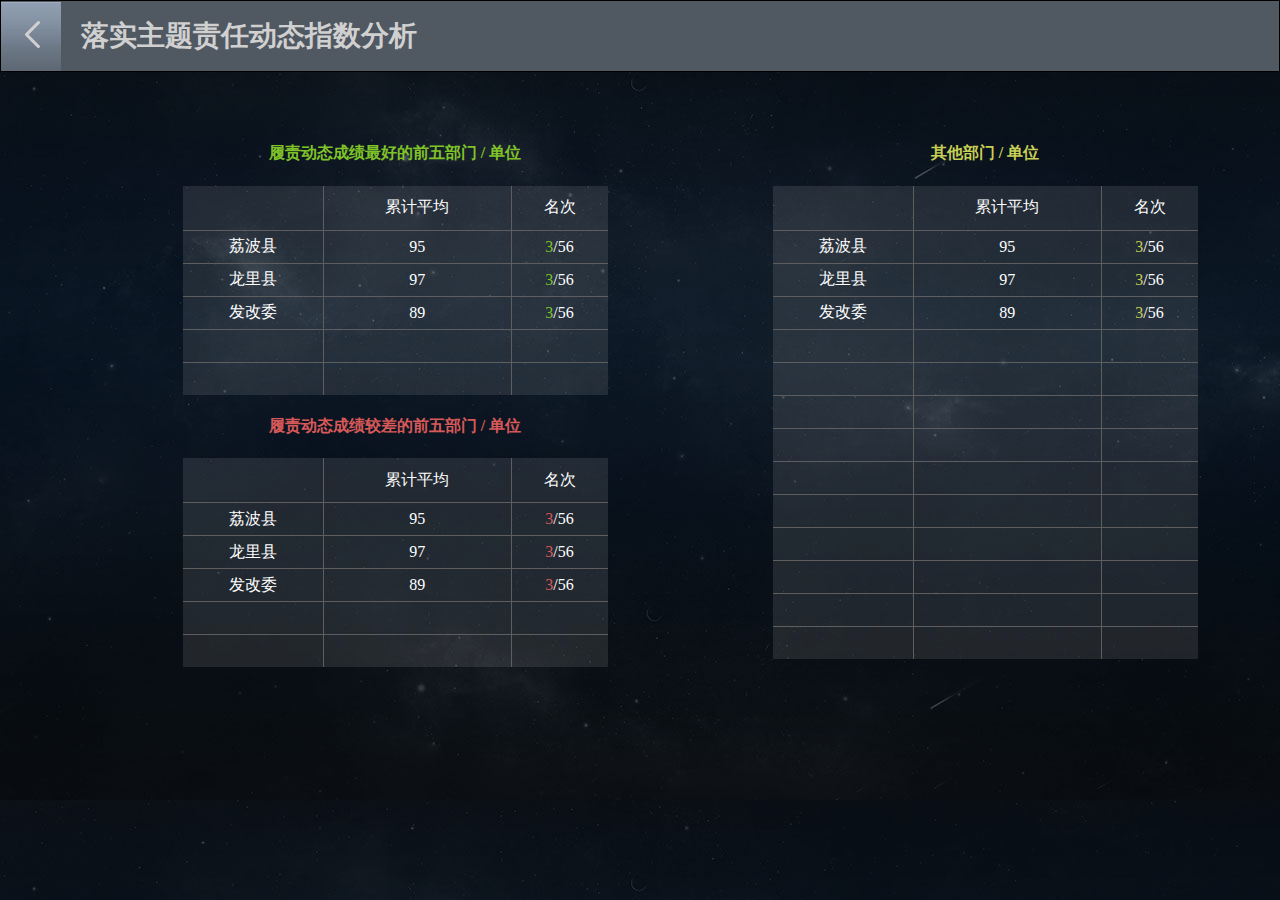
<file: analysis/analysis.html>
<!DOCTYPE html>
<html lang="en">
<head>
  <meta charset="UTF-8">
  <title></title>
  <link rel="stylesheet" href="../static/css/app.css">
  <link rel="stylesheet" href="../static/css/analysis.css">
</head>
<body>
  <div class="main">
    <div class="nav">
      <div class="left">
        <img src="../static/img/arrow.png" alt="">
      </div>
      <div class="middle">落实主题责任动态指数分析</div>
    </div>
    <div class="content">
      <!-- 栅栏 -->
      <div class='left_bar'> 
        <h4 class="good">履责动态成绩最好的前五部门 / 单位</h4>
        <div class='up'>
          <table class='table-app sub-content' id='table-content'>
            <tr>
                <td></td>
                <td>累计平均</td>
                <td>名次</td>
              </tr>
              <tr>
                <td>荔波县</td>
                <td>95</td>
                <td><font color="#7FC328">3</font>/56</td>
              </tr>
              <tr>
                <td>龙里县</td>
                <td>97</td>
                <td><font color="#7FC328">3</font>/56</td>
              </tr>
              <tr>
                <td>发改委</td>
                <td>89</td>
                <td><font color="#7FC328">3</font>/56</td>
              </tr>
              <tr>
                <td></td>
                <td></td>
                <td></td>
              </tr>
              <tr>
                <td></td>
                <td></td>
                <td></td>
              </tr>
          </table>
        </div>
        <h4 class="bad">履责动态成绩较差的前五部门 / 单位</h4>
        <div calss='down'>
          <table class='table-app sub-content' id='table-content'>
            <tbody>
              <tr>
                <td></td>
                <td>累计平均</td>
                <td>名次</td>
              </tr>
              <tr>
                <td>荔波县</td>
                <td>95</td>
                <td><font color="#D85959">3</font>/56</td>
              </tr>
              <tr>
                <td>龙里县</td>
                <td>97</td>
                <td><font color="#D85959">3</font>/56</td>
              </tr>
              <tr>
                <td>发改委</td>
                <td>89</td>
                <td><font color="#D85959">3</font>/56</td>
              </tr>
              <tr>
                <td></td>
                <td></td>
                <td></td>
              </tr>
              <tr>
                <td></td>
                <td></td>
                <td></td>
              </tr>
            </tbody>
          </table>
        </div>
      </div>
      <div class='right_bar'>
        <h4 class='other'>其他部门 / 单位</h4>
        <div style='margin:auto'>
          <table class='table-app sub-content' id='table-content'>
            <tr>
                <td></td>
                <td>累计平均</td>
                <td>名次</td>
              </tr>
              <tr>
                <td>荔波县</td>
                <td>95</td>
                <td><font color="#C7D054">3</font>/56</td>
              </tr>
              <tr>
                <td>龙里县</td>
                <td>97</td>
                <td><font color="#C7D054">3</font>/56</td>
              </tr>
              <tr>
                <td>发改委</td>
                <td>89</td>
                <td><font color="#C7D054">3</font>/56</td>
              </tr>
              <tr>
                <td></td>
                <td></td>
                <td></td>
              </tr>
              <tr>
                <td></td>
                <td></td>
                <td></td>
              </tr>
              <tr>
                <td></td>
                <td></td>
                <td></td>
              </tr>
              <tr>
                <td></td>
                <td></td>
                <td></td>
              </tr>
              <tr>
                <td></td>
                <td></td>
                <td></td>
              </tr>
              <tr>
                <td></td>
                <td></td>
                <td></td>
              </tr>
              <tr>
                <td></td>
                <td></td>
                <td></td>
              </tr>
              <tr>
                <td></td>
                <td></td>
                <td></td>
              </tr>
              <tr>
                <td></td>
                <td></td>
                <td></td>
              </tr>
              <tr>
                <td></td>
                <td></td>
                <td></td>
              </tr>
          </table>
        </div>
      </div>
    </div>
</body>
</html>
</file>
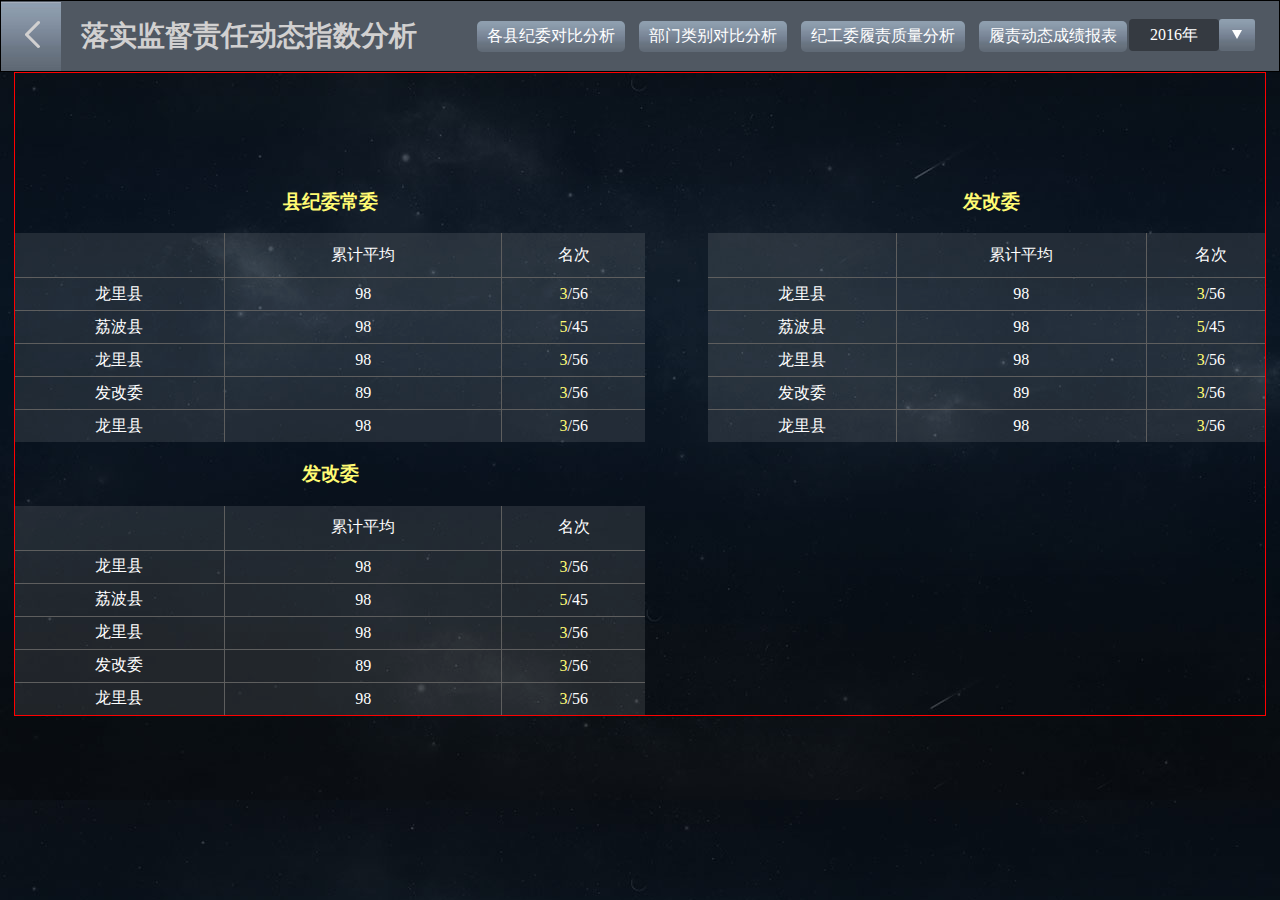
<file: duty/duty.html>
<!DOCTYPE html>
<html lang="en">
<head>
  <meta charset="UTF-8">
  <title></title>
</head>
<link rel="stylesheet" href="../static/css/app.css">
<link rel="stylesheet" href="../static/css/duty.css">
<body>
  <div class="main">
    <div class="nav">
      <div class="left">
        <img src="../static/img/arrow.png" alt="">
      </div>
      <div class="middle">落实监督责任动态指数分析</div>
      <ul class='nav-btn-groups'>
        <li data-content='county'>各县纪委对比分析</li>
        <li data-content='section'>部门类别对比分析</li>
        <li data-content='jigong'>纪工委履责质量分析</li>
        <li data-content='report'>履责动态成绩报表</li>
      </ul>
      <div class='select'>
        <span class="year-input">2016年</span>
        <span class="pull-down"><i class="pulldown"></i></span>
        <ul class="options hide">
          <li>2015年</li>
          <li>2014年</li>
          <li>2013年</li>
          <li>2012年</li>
          <li>2011年</li>
        </ul>
      </div>
    </div>
    <div class="content">
      <div id="county">
        <div class='div-left'>
          <div class="div-left-top">
            <h3 class="text-center font-yellow">县纪委常委</h3>
            <table class="table-app">
              <tr>
                <td></td>
                <td>累计平均</td>
                <td>名次</td>
              </tr>
              <tr>
                <td>龙里县</td>
                <td>98</td>
                <td><span class="font-yellow">3</span>/56</td>
              </tr>
              <tr>
                <td>荔波县</td>
                <td>98</td>
                <td><span class="font-yellow">5</span>/45</td>
              </tr>
              <tr>
                <td>龙里县</td>
                <td>98</td>
                <td><span class="font-yellow">3</span>/56</td>
              </tr>
              <tr>
                <td>发改委</td>
                <td>89</td>
                <td><span class="font-yellow">3</span>/56</td>
              </tr>
              <tr>
                <td>龙里县</td>
                <td>98</td>
                <td><span class="font-yellow">3</span>/56</td>
              </tr>
            </table>
          </div>
          <div class="div-left-bottom">
            <h3 class="text-center font-yellow">发改委</h3>
            <table class="table-app">
              <tr>
                <td></td>
                <td>累计平均</td>
                <td>名次</td>
              </tr>
              <tr>
                <td>龙里县</td>
                <td>98</td>
                <td><span class="font-yellow">3</span>/56</td>
              </tr>
              <tr>
                <td>荔波县</td>
                <td>98</td>
                <td><span class="font-yellow">5</span>/45</td>
              </tr>
              <tr>
                <td>龙里县</td>
                <td>98</td>
                <td><span class="font-yellow">3</span>/56</td>
              </tr>
              <tr>
                <td>发改委</td>
                <td>89</td>
                <td><span class="font-yellow">3</span>/56</td>
              </tr>
              <tr>
                <td>龙里县</td>
                <td>98</td>
                <td><span class="font-yellow">3</span>/56</td>
              </tr>
            </table>
          </div>
        </div>
        <div class="div-right">
          <h3 class="text-center font-yellow">发改委</h3>
          <table class="table-app">
            <tr>
              <td></td>
              <td>累计平均</td>
              <td>名次</td>
            </tr>
            <tr>
              <td>龙里县</td>
              <td>98</td>
              <td><span class="font-yellow">3</span>/56</td>
            </tr>
            <tr>
              <td>荔波县</td>
              <td>98</td>
              <td><span class="font-yellow">5</span>/45</td>
            </tr>
            <tr>
              <td>龙里县</td>
              <td>98</td>
              <td><span class="font-yellow">3</span>/56</td>
            </tr>
            <tr>
              <td>发改委</td>
              <td>89</td>
              <td><span class="font-yellow">3</span>/56</td>
            </tr>
            <tr>
              <td>龙里县</td>
              <td>98</td>
              <td><span class="font-yellow">3</span>/56</td>
            </tr>
          </table>
        </div>
      </div>
      <div class='hide' id="section">
        <div class="charts">
          <div class="left-chart">
            <div class='bar'>左侧图表</div>
          </div>
          <div class="right-chart">
            <div class='bar'>右侧图表</div>
          </div>
        </div>
        <div class='average'>
          <div class="average-font">截止上月全州积累加权平均成绩</div>
          <div class='average-value'>
            <span class='num'>96.3</span>
            <span><i class='average-down'></i></span>
          </div>
        </div>
      </div>
      <div class='hide' id="jigong">
        <div class="charts">
          <div class="left-chart">
            <h3>纪工委检查工作及时性对比</h3>
            <div class='bar'>左侧图表</div>
          </div>
          <div class="right-chart">
            <h3>纪工委评价质量（评价结果优秀率比率）</h3>
            <div class='bar'>右侧图表</div>
          </div>
        </div>
      </div>
      <div class='hide' id="report">
        <div class="report-chart">
          图表
        </div>
      </div>
    </div>
  </div>
  <script src="../static/js/jquery.js" type="text/javascript" charset="utf-8"></script>
  <script src="../static/js/duty.js" type="text/javascript" charset="utf-8"></script>
</body>
</html>
</file>
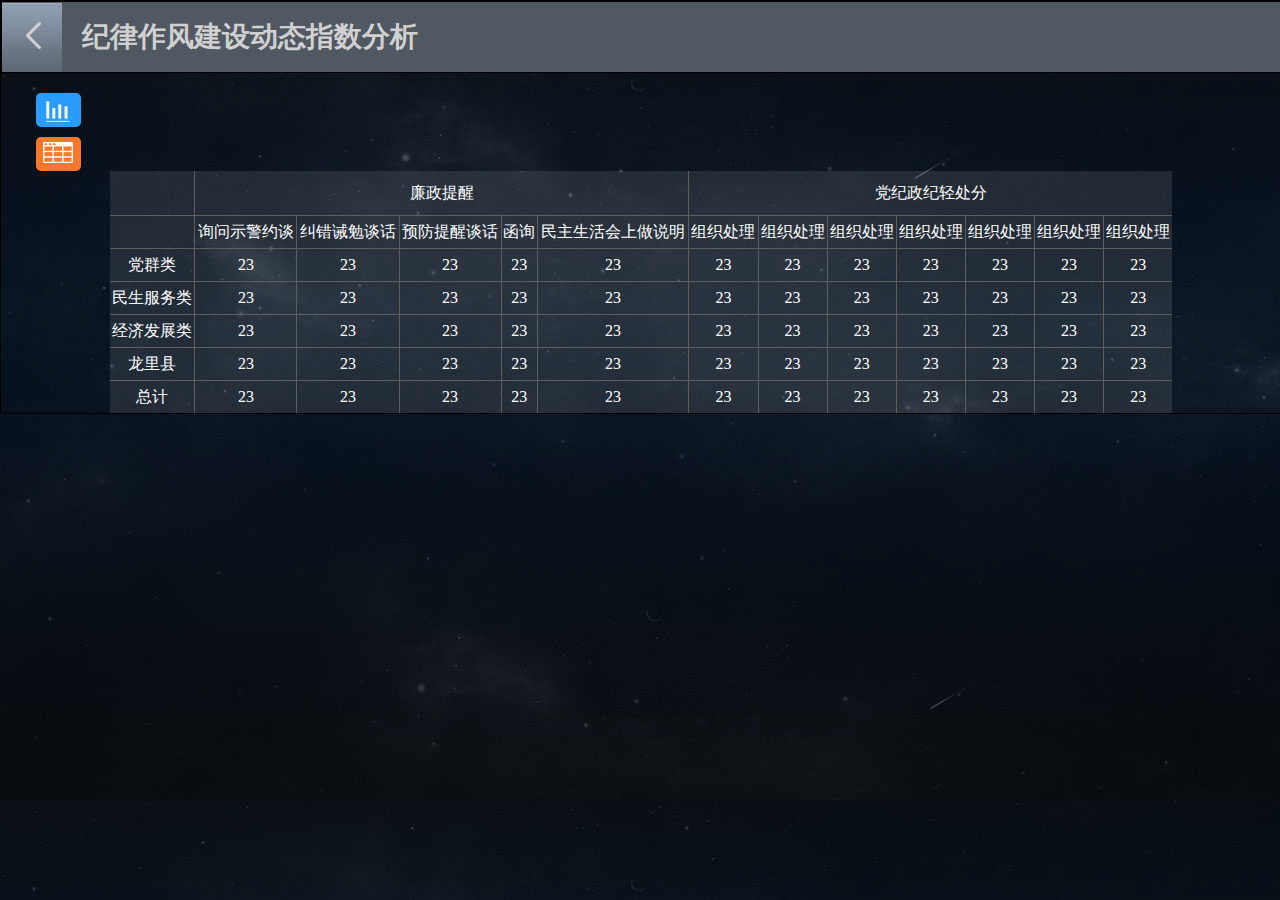
<file: jilv/jilv.html>
<!DOCTYPE html>
<html lang="en">
<head>
  <meta charset="UTF-8">
  <title></title>
  <link rel="stylesheet" href="../static/css/app.css">
  <link rel="stylesheet" href="../static/css/jilv.css">
</head>
<body>
  <div class="main">
    <div class="nav">
      <div class="left">
        <img src="../static/img/arrow.png" alt="">
      </div>
      <div class="middle">纪律作风建设动态指数分析</div>
    </div>
    <div class="content">
      <div class="icons">
        <div class='chart-icon'>
          <i class="chart" data-content='chart'></i>
        </div>
        <div class='table-icon'>
          <i class="table" data-content='table'></i>
        </div>
      </div>
      <!-- 表格内容 -->
      <table class='table-app sub-content' id='table-content'>
        <tr>
          <td></td>
          <td colspan="5">廉政提醒</td>
          <td colspan="7">党纪政纪轻处分</td>
        </tr>
        <tr>
          <td></td>
          <td>询问示警约谈</td>
          <td>纠错诫勉谈话</td>
          <td>预防提醒谈话</td>
          <td>函询</td>
          <td>民主生活会上做说明</td>
          <td>组织处理</td>
          <td>组织处理</td>
          <td>组织处理</td>
          <td>组织处理</td>
          <td>组织处理</td>
          <td>组织处理</td>
          <td>组织处理</td>
        </tr>
        <tr><td>党群类</td> <td>23</td> <td>23</td> <td>23</td> <td>23</td> <td>23</td> <td>23</td> <td>23</td> <td>23</td> <td>23</td> <td>23</td> <td>23</td> <td>23</td>
        <tr><td>民生服务类</td> <td>23</td> <td>23</td> <td>23</td> <td>23</td> <td>23</td> <td>23</td> <td>23</td> <td>23</td> <td>23</td> <td>23</td> <td>23</td> <td>23</td>
        <tr><td>经济发展类</td> <td>23</td> <td>23</td> <td>23</td> <td>23</td> <td>23</td> <td>23</td> <td>23</td> <td>23</td> <td>23</td> <td>23</td> <td>23</td> <td>23</td>
        <tr><td>龙里县</td> <td>23</td> <td>23</td> <td>23</td> <td>23</td> <td>23</td> <td>23</td> <td>23</td> <td>23</td> <td>23</td> <td>23</td> <td>23</td> <td>23</td>
        <tr><td>总计</td> <td>23</td> <td>23</td> <td>23</td> <td>23</td> <td>23</td> <td>23</td> <td>23</td> <td>23</td> <td>23</td> <td>23</td> <td>23</td> <td>23</td>
        </tr>
      </table>
      <!-- 图表内容 -->
      <div class='sub-content hide' id='chart-content'>
        <div class="pie-chart"><h2>玫瑰图</h2></div>
        <div class="bar-chart"><h2>柱状图</h2></div>
      </div>
    </div>
  </div>
  <script src="../static/js/jquery.js" type="text/javascript" charset="utf-8"></script>
  <script src="../static/js/jilv.js" type="text/javascript" charset="utf-8"></script>
</body>
</html>
</file>
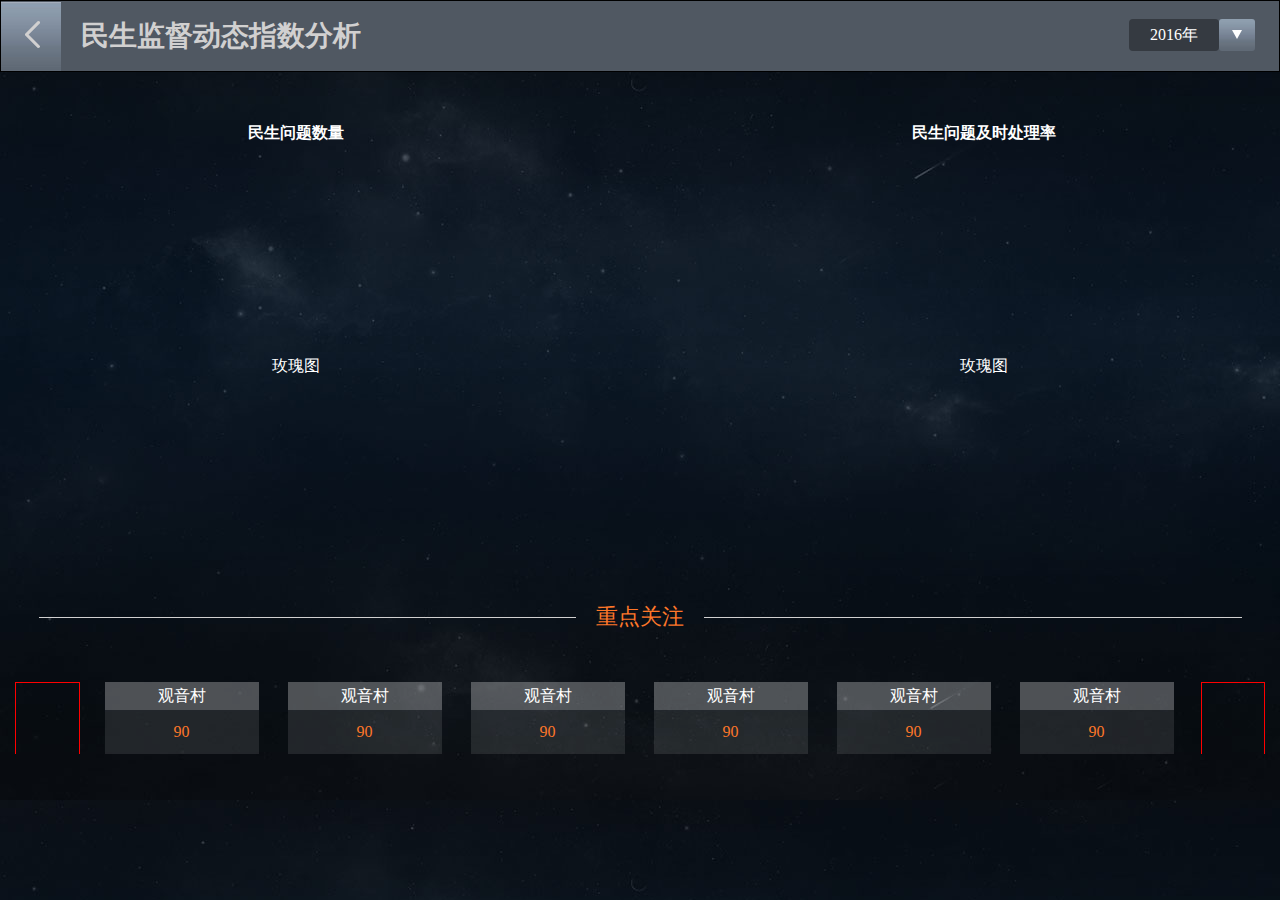
<file: people/people.html>
<!DOCTYPE html>
<html lang="en">
<head>
  <meta charset="UTF-8">
  <title></title>
  <link rel="stylesheet" href="../static/css/app.css">
  <link rel="stylesheet" href="../static/css/people.css">
</head>
<body>
  <div class="main">
    <div class="nav">
      <div class="left">
        <img src="../static/img/arrow.png" alt="">
      </div>
      <div class="middle">民生监督动态指数分析</div>
      <div class='select'>
        <span class="year-input">2016年</span>
        <span class="pull-down"><i class="pulldown"></i></span>
        <ul class="options hide">
          <li>2015年</li>
          <li>2014年</li>
          <li>2013年</li>
          <li>2012年</li>
          <li>2011年</li>
        </ul>
      </div>
    </div>
    <div class="content">
      <div class="people-pie-charts">
        <div class="people-count">
          <h4>民生问题数量</h4>
          <div class='pie'>玫瑰图</div>
        </div>
        <div class="people-done">
          <h4>民生问题及时处理率</h4>
          <div class='pie'>玫瑰图</div>
        </div>
      </div>
      <div class="font-line">重点关注</div>
      <div class="slide-container">
        <div class='left'></div>
        <div class="middle">
          <div class="slide-content" data-modal='people-table-fa'>
            <span><div class="slide-title text-center">观音村</div><div class="font-origin text-center font-count"> 90</div></span>
            <span><div class="slide-title text-center">观音村</div><div class="font-origin text-center font-count"> 90</div></span>
            <span><div class="slide-title text-center">观音村</div><div class="font-origin text-center font-count"> 90</div></span>
            <span><div class="slide-title text-center">观音村</div><div class="font-origin text-center font-count"> 90</div></span>
            <span><div class="slide-title text-center">观音村</div><div class="font-origin text-center font-count"> 90</div></span>
            <span><div class="slide-title text-center">观音村</div><div class="font-origin text-center font-count"> 90</div></span>
            <span><div class="slide-title text-center">观音村</div><div class="font-origin text-center font-count"> 90</div></span>
            <span><div class="slide-title text-center">观音村</div><div class="font-origin text-center font-count"> 90</div></span>
            <span><div class="slide-title text-center">观音村</div><div class="font-origin text-center font-count"> 90</div></span>
            <span><div class="slide-title text-center">观音村</div><div class="font-origin text-center font-count"> 90</div></span>
            <span><div class="slide-title text-center">观音村</div><div class="font-origin text-center font-count"> 90</div></span>
            <span><div class="slide-title text-center">观音村</div><div class="font-origin text-center font-count"> 90</div></span>
            <span><div class="slide-title text-center">观音村</div><div class="font-origin text-center font-count"> 90</div></span>
            <span><div class="slide-title text-center">观音村</div><div class="font-origin text-center font-count"> 90</div></span>
            <span><div class="slide-title text-center">观音村</div><div class="font-origin text-center font-count"> 90</div></span>
            <span><div class="slide-title text-center">观音村</div><div class="font-origin text-center font-count"> 90</div></span>
            <span><div class="slide-title text-center">观音村</div><div class="font-origin text-center font-count"> 90</div></span>
            <span><div class="slide-title text-center">观音村</div><div class="font-origin text-center font-count"> 90</div></span>
            <span><div class="slide-title text-center">观音村</div><div class="font-origin text-center font-count"> 90</div></span>
            <span><div class="slide-title text-center">观音村</div><div class="font-origin text-center font-count"> 90</div></span>
            <span><div class="slide-title text-center">观音村</div><div class="font-origin text-center font-count"> 90</div></span>
          </div>
        </div>
        <div class='right'></div>
      </div>
      <div id="people-table-fa" class="modal hide">
        <div id="people-table-son">
          <table class="table-app" id="people-table">
            <tr>
              <td>时间</td>
              <td>涉及单位</td>
              <td>民生监督员</td>
              <td>发现问题</td>
              <td>处理情况</td>
              <td>涉及民生事项</td>
              <td>发放单位</td>
            </tr>
            <tr><td>10月20</td><td>村和区</td><td>xxxxxx</td><td>xxxxxx</td><td>xxxxxx</td><td>xxxxxx</td><td>xxxxxx</td></tr>
            <tr><td>10月20</td><td>村和区</td><td>xxxxxx</td><td>xxxxxx</td><td>xxxxxx</td><td>xxxxxx</td><td>xxxxxx</td></tr>
            <tr><td>10月20</td><td>村和区</td><td>xxxxxx</td><td>xxxxxx</td><td>xxxxxx</td><td>xxxxxx</td><td>xxxxxx</td></tr>
            <tr><td>10月20</td><td>村和区</td><td>xxxxxx</td><td>xxxxxx</td><td>xxxxxx</td><td>xxxxxx</td><td>xxxxxx</td></tr>
            <tr><td>10月20</td><td>村和区</td><td>xxxxxx</td><td>xxxxxx</td><td>xxxxxx</td><td>xxxxxx</td><td>xxxxxx</td></tr>
            <tr><td>10月20</td><td>村和区</td><td>xxxxxx</td><td>xxxxxx</td><td>xxxxxx</td><td>xxxxxx</td><td>xxxxxx</td></tr>
          </table>
        </div>
      </div>
    </div>
  </div>
  <script src="../static/js/jquery.js" type="text/javascript" charset="utf-8"></script>
  <script src="../static/js/app.js" type="text/javascript" charset="utf-8"></script>
</body>
</html>
</file>
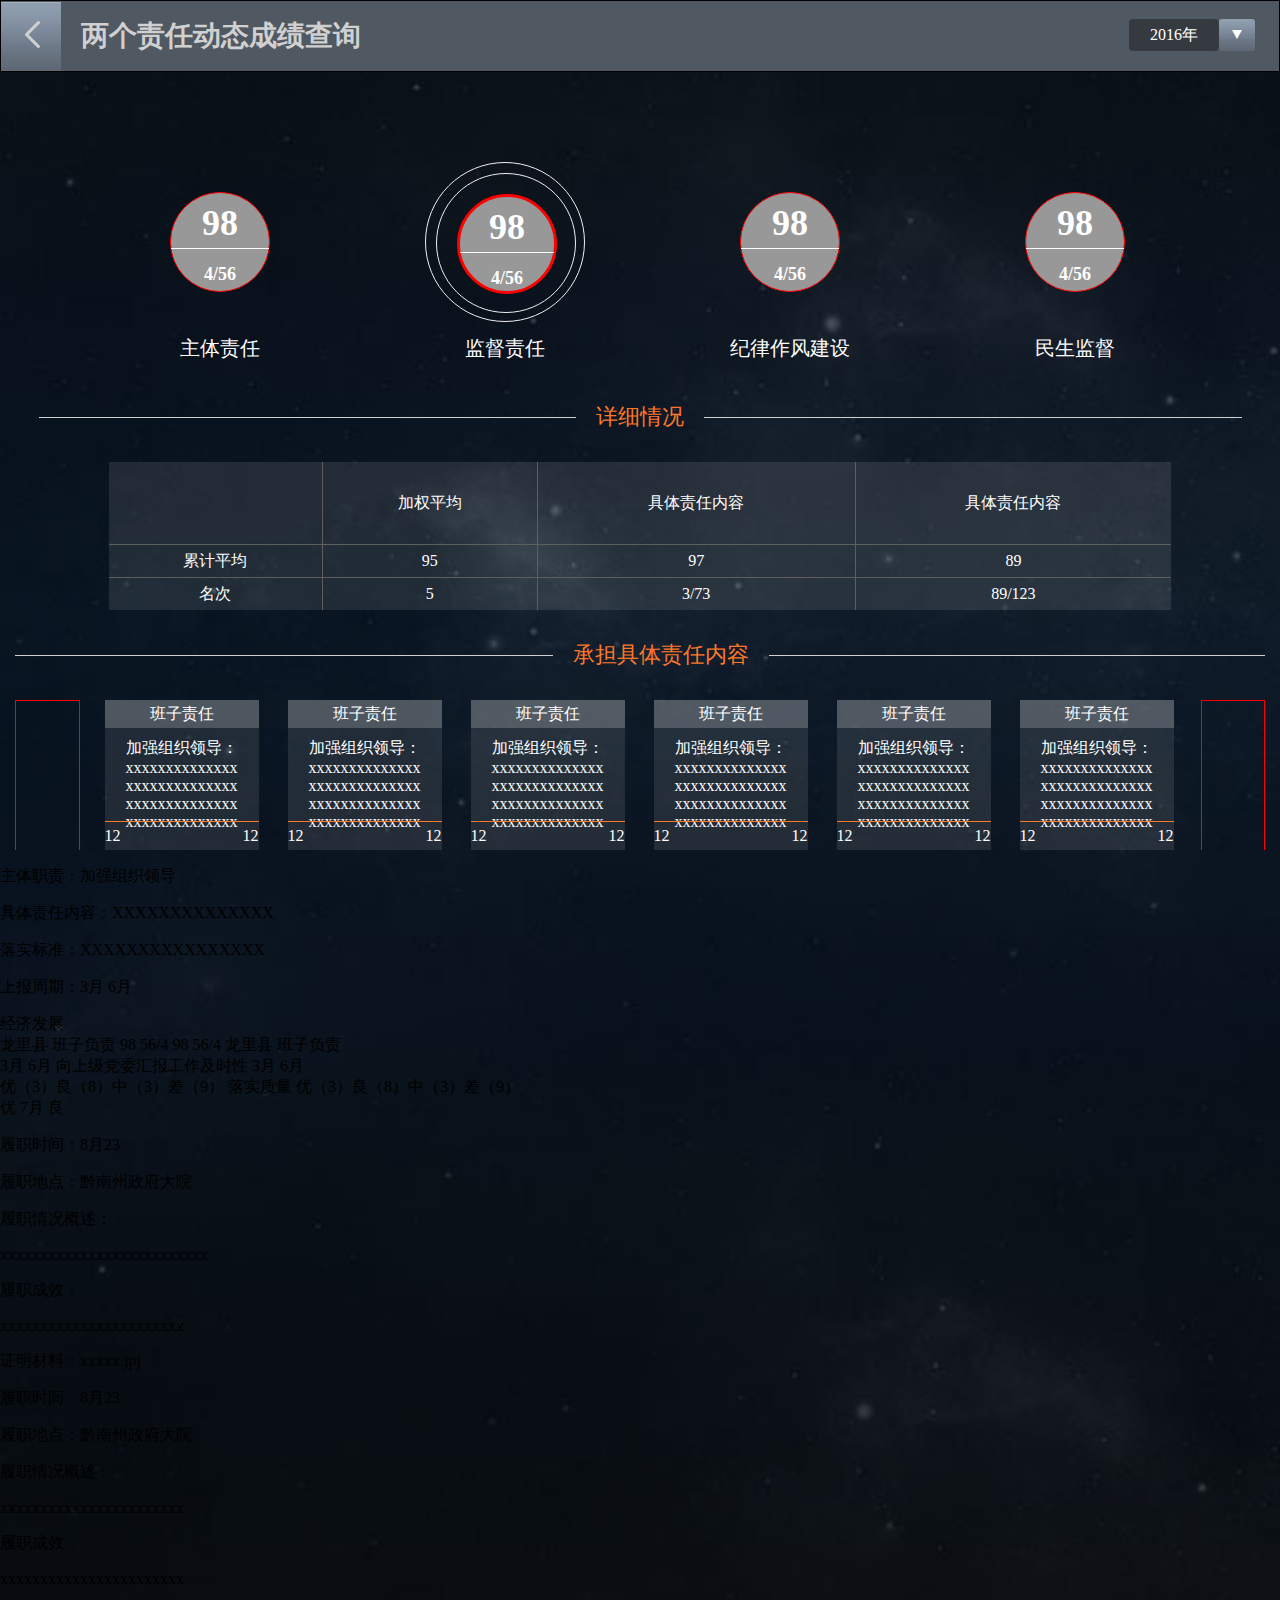
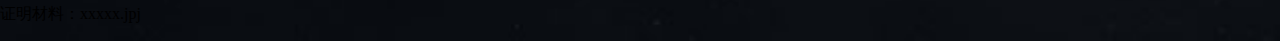
<file: record/jiandu.html>
<!DOCTYPE html>
<html>
  <head>
    <meta charset="utf-8">
    <meta name="viewport" content="width=device-width">
    <title></title>
    <link rel="stylesheet" href="../static/css/app.css">
    <link rel="stylesheet" href="../static/css/record.css">
    <script src="../static/js/jquery.js" type="text/javascript" charset="utf-8"></script>
    <script src="../static/js/app.js" type="text/javascript" charset="utf-8"></script>
  </head>
  <body>
    <div class="main">
      <div class="nav">
        <div class="left">
          <img src="../static/img/arrow.png" alt="">
        </div>
        <div class="middle">两个责任动态成绩查询</div>
        <div class='select'>
          <span class="year-input">2016年</span>
          <span class="pull-down"><i class="pulldown"></i></span>
          <ul class="options hide">
            <li>2015年</li>
            <li>2014年</li>
            <li>2013年</li>
            <li>2012年</li>
            <li>2011年</li>
          </ul>
        </div>
      </div>
      <div class="content">
        <div class="record-tab">
          <div class='cycle-tab'>
            <div class='cycle-out'>
              <div class='cycle-mid'><div class="cycle-inner"><div class="inner-top">98</div><div class="inner-bottom">4/56</div></div></div></div>
            <div class="record-tab-name text-center">主体责任</div>
          </div>
        </div>
        <div class="record-tab">
          <div class='cycle-tab'>
            <div class='cycle-out selected'>
              <div class='cycle-mid'><div class="cycle-inner"><div class="inner-top">98</div><div class="inner-bottom">4/56</div></div></div></div>
            <div class="record-tab-name text-center">监督责任</div>
          </div>
        </div>
        <div class="record-tab">
          <div class='cycle-tab'>
            <div class='cycle-out'>
              <div class='cycle-mid'><div class="cycle-inner"><div class="inner-top">98</div><div class="inner-bottom">4/56</div></div></div></div>
            <div class="record-tab-name text-center">纪律作风建设</div>
          </div>
        </div>
        <div class="record-tab">
          <div class='cycle-tab'>
            <div class='cycle-out'>
              <div class='cycle-mid'><div class="cycle-inner"><div class="inner-top">98</div><div class="inner-bottom">4/56</div></div></div></div>
            <div class="record-tab-name text-center">民生监督</div>
          </div>
        </div>
        <div class='clear' style="padding-top: 10px;">
          <div class="font-line">详细情况</div>
        </div>
        <table class="table-app">
          <tr><td></td><td>加权平均</td><td>具体责任内容</td><td>具体责任内容</td></tr>
          <tr><td>累计平均</td><td>95</td><td>97</td><td>89</td></tr>
          <tr><td>名次</td><td>5</td><td>3/73</td><td>89/123</td></tr>
        </table>
        <div class="font-line">承担具体责任内容</div>
        <div class="slide-container">
          <div class='left'></div>
          <div class="middle">
            <div class="slide-content" data-modal='people-table-fa'>
              <span><div class="slide-title text-center">班子责任</div><div class="text-center font-count">加强组织领导：<br />xxxxxxxxxxxxxx xxxxxxxxxxxxxx xxxxxxxxxxxxxx xxxxxxxxxxxxxx</div><div class="slide-span-footer"><span class="text-left">12</span><span class="text-right">12</span></div></span>
              <span><div class="slide-title text-center">班子责任</div><div class="text-center font-count">加强组织领导：<br />xxxxxxxxxxxxxx xxxxxxxxxxxxxx xxxxxxxxxxxxxx xxxxxxxxxxxxxx</div><div class="slide-span-footer"><span class="text-left">12</span><span class="text-right">12</span></div></span>
              <span><div class="slide-title text-center">班子责任</div><div class="text-center font-count">加强组织领导：<br />xxxxxxxxxxxxxx xxxxxxxxxxxxxx xxxxxxxxxxxxxx xxxxxxxxxxxxxx</div><div class="slide-span-footer"><span class="text-left">12</span><span class="text-right">12</span></div></span>
              <span><div class="slide-title text-center">班子责任</div><div class="text-center font-count">加强组织领导：<br />xxxxxxxxxxxxxx xxxxxxxxxxxxxx xxxxxxxxxxxxxx xxxxxxxxxxxxxx</div><div class="slide-span-footer"><span class="text-left">12</span><span class="text-right">12</span></div></span>
              <span><div class="slide-title text-center">班子责任</div><div class="text-center font-count">加强组织领导：<br />xxxxxxxxxxxxxx xxxxxxxxxxxxxx xxxxxxxxxxxxxx xxxxxxxxxxxxxx</div><div class="slide-span-footer"><span class="text-left">12</span><span class="text-right">12</span></div></span>
              <span><div class="slide-title text-center">班子责任</div><div class="text-center font-count">加强组织领导：<br />xxxxxxxxxxxxxx xxxxxxxxxxxxxx xxxxxxxxxxxxxx xxxxxxxxxxxxxx</div><div class="slide-span-footer"><span class="text-left">12</span><span class="text-right">12</span></div></span>
              <span><div class="slide-title text-center">班子责任</div><div class="text-center font-count">加强组织领导：<br />xxxxxxxxxxxxxx xxxxxxxxxxxxxx xxxxxxxxxxxxxx xxxxxxxxxxxxxx</div><div class="slide-span-footer"><span class="text-left">12</span><span class="text-right">12</span></div></span>
              <span><div class="slide-title text-center">班子责任</div><div class="text-center font-count">加强组织领导：<br />xxxxxxxxxxxxxx xxxxxxxxxxxxxx xxxxxxxxxxxxxx xxxxxxxxxxxxxx</div><div class="slide-span-footer"><span class="text-left">12</span><span class="text-right">12</span></div></span>
              <span><div class="slide-title text-center">班子责任</div><div class="text-center font-count">加强组织领导：<br />xxxxxxxxxxxxxx xxxxxxxxxxxxxx xxxxxxxxxxxxxx xxxxxxxxxxxxxx</div><div class="slide-span-footer"><span class="text-left">12</span><span class="text-right">12</span></div></span>
              <span><div class="slide-title text-center">班子责任</div><div class="text-center font-count">加强组织领导：<br />xxxxxxxxxxxxxx xxxxxxxxxxxxxx xxxxxxxxxxxxxx xxxxxxxxxxxxxx</div><div class="slide-span-footer"><span class="text-left">12</span><span class="text-right">12</span></div></span>
              <span><div class="slide-title text-center">班子责任</div><div class="text-center font-count">加强组织领导：<br />xxxxxxxxxxxxxx xxxxxxxxxxxxxx xxxxxxxxxxxxxx xxxxxxxxxxxxxx</div><div class="slide-span-footer"><span class="text-left">12</span><span class="text-right">12</span></div></span>
              <span><div class="slide-title text-center">班子责任</div><div class="text-center font-count">加强组织领导：<br />xxxxxxxxxxxxxx xxxxxxxxxxxxxx xxxxxxxxxxxxxx xxxxxxxxxxxxxx</div><div class="slide-span-footer"><span class="text-left">12</span><span class="text-right">12</span></div></span>
              <span><div class="slide-title text-center">班子责任</div><div class="text-center font-count">加强组织领导：<br />xxxxxxxxxxxxxx xxxxxxxxxxxxxx xxxxxxxxxxxxxx xxxxxxxxxxxxxx</div><div class="slide-span-footer"><span class="text-left">12</span><span class="text-right">12</span></div></span>
              <span><div class="slide-title text-center">班子责任</div><div class="text-center font-count">加强组织领导：<br />xxxxxxxxxxxxxx xxxxxxxxxxxxxx xxxxxxxxxxxxxx xxxxxxxxxxxxxx</div><div class="slide-span-footer"><span class="text-left">12</span><span class="text-right">12</span></div></span>
              <span><div class="slide-title text-center">班子责任</div><div class="text-center font-count">加强组织领导：<br />xxxxxxxxxxxxxx xxxxxxxxxxxxxx xxxxxxxxxxxxxx xxxxxxxxxxxxxx</div><div class="slide-span-footer"><span class="text-left">12</span><span class="text-right">12</span></div></span>
              <span><div class="slide-title text-center">班子责任</div><div class="text-center font-count">加强组织领导：<br />xxxxxxxxxxxxxx xxxxxxxxxxxxxx xxxxxxxxxxxxxx xxxxxxxxxxxxxx</div><div class="slide-span-footer"><span class="text-left">12</span><span class="text-right">12</span></div></span>
              <span><div class="slide-title text-center">班子责任</div><div class="text-center font-count">加强组织领导：<br />xxxxxxxxxxxxxx xxxxxxxxxxxxxx xxxxxxxxxxxxxx xxxxxxxxxxxxxx</div><div class="slide-span-footer"><span class="text-left">12</span><span class="text-right">12</span></div></span>
              <span><div class="slide-title text-center">班子责任</div><div class="text-center font-count">加强组织领导：<br />xxxxxxxxxxxxxx xxxxxxxxxxxxxx xxxxxxxxxxxxxx xxxxxxxxxxxxxx</div><div class="slide-span-footer"><span class="text-left">12</span><span class="text-right">12</span></div></span>
            </div>
          </div>
          <div class='right'></div>
        </div>
      </div>
      <div id="people-table-fa" class="modal">
        <div id="people-table-son">
          <div class="jiandu-top">
            <p>主体职责：加强组织领导</p>
            <p>具体责任内容：XXXXXXXXXXXXXX</p>
            <p>落实标准：XXXXXXXXXXXXXXXX</p>
            <p>上报周期：3月 6月</p>
          </div>
          <div class="jiandu-select">
            <span class='input'>经济发展</span><span class='btn-down'></span>
          </div>
          <div class="jiandu-score">
            <span class='score-l'>
              <span class='score-l-son-l'>龙里县 班子负责</span>
              <span class='score-l-son-r'>
                <span>98</span>
                <span>56/4</span>
              </span>
            </span>
            <span class='score-r'>
              <span class='score-l-son-r'>
                <span>98</span>
                <span>56/4</span>
              </span>
              <span class='score-l-son-l'>龙里县 班子负责</span>
            </span>
          </div>
          <div class="jiandu-time">
            <span class="time-l">3月 6月</span>
            <span class="time-m">向上级党委汇报工作及时性</span>
            <span class="time-r">3月 6月</span>
          </div>
          <div class="jiandu-level">
            <span class="level-l">优（3）良（8）中（3）差（9）</span>
            <span class="level-m">落实质量</span>
            <span class="level-r">优（3）良（8）中（3）差（9）</span>
          </div>
          <div class="jiandu-month">
            <span>优</span>
            <span>7月</span>
            <span>良</span>
          </div>
          <div class="jiandu-content">
            <span>
              <p>履职时间：8月23</p>
              <p>履职地点：黔南州政府大院</p>
              <p>履职情况概述：</p>
              <p>xxxxxxxxxxxxxxxxxxxxxxxxxx</p>
              <p>履职成效：</p>
              <p>xxxxxxxxxxxxxxxxxxxxxxx</p>
              <p>证明材料：xxxxx.jpj</p>
            </span>
            <span>
              <p>履职时间：8月23</p>
              <p>履职地点：黔南州政府大院</p>
              <p>履职情况概述：</p>
              <p>xxxxxxxxxxxxxxxxxxxxxxx</p>
              <p>履职成效：</p>
              <p>xxxxxxxxxxxxxxxxxxxxxxx</p>
              <p>证明材料：xxxxx.jpj</p>
            </span>
          </div>
        </div>
      </div>
    </div>
  </body>
</html>
</file>
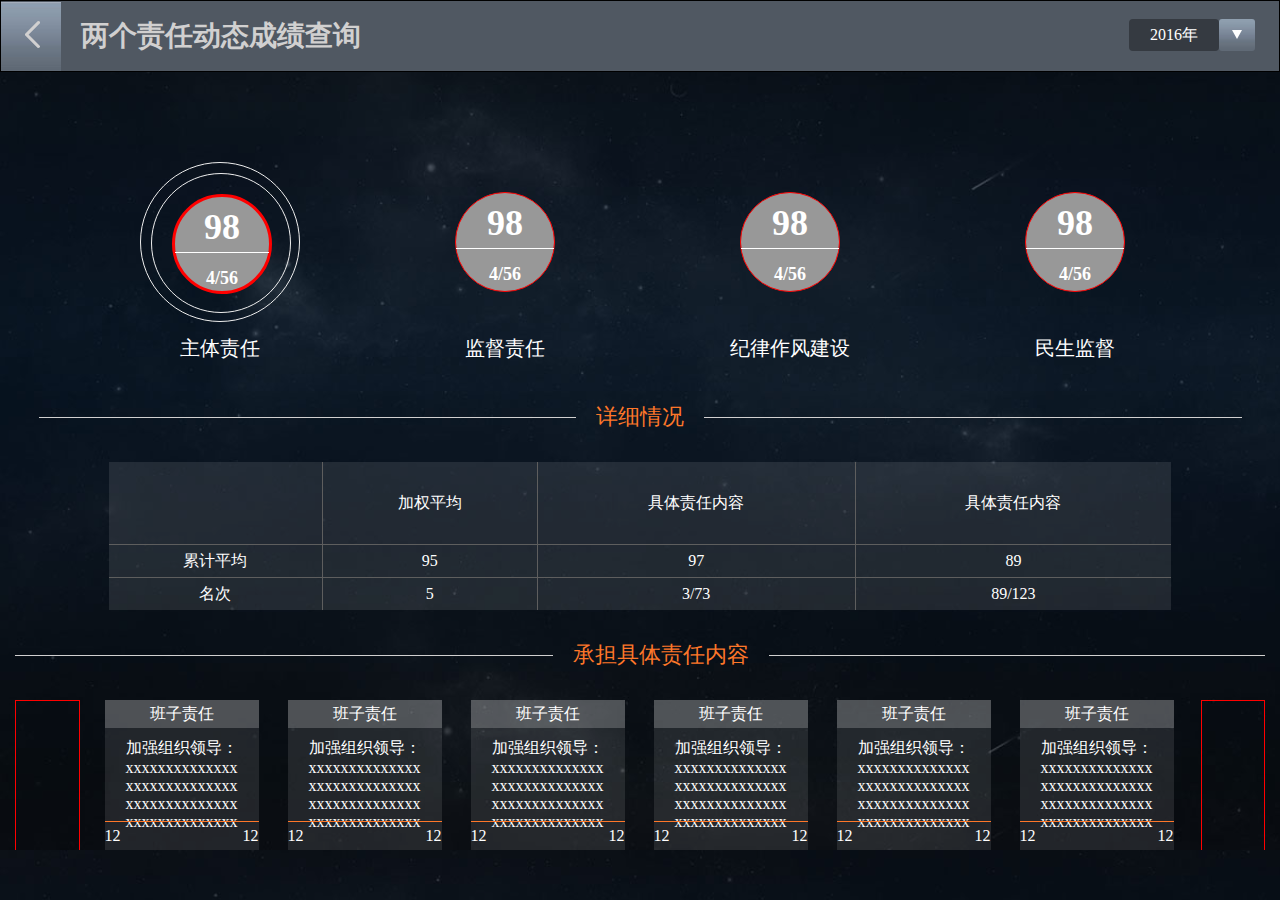
<file: record/jifeng.html>
<!DOCTYPE html>
<html>
  <head>
    <meta charset="utf-8">
    <meta name="viewport" content="width=device-width">
    <title></title>
    <link rel="stylesheet" href="../static/css/app.css">
    <link rel="stylesheet" href="../static/css/record.css">
    <script src="../static/js/jquery.js" type="text/javascript" charset="utf-8"></script>
    <script src="../static/js/app.js" type="text/javascript" charset="utf-8"></script>
  </head>
  <body>
    <div class="main">
      <div class="nav">
        <div class="left">
          <img src="../static/img/arrow.png" alt="">
        </div>
        <div class="middle">两个责任动态成绩查询</div>
        <div class='select'>
          <span class="year-input">2016年</span>
          <span class="pull-down"><i class="pulldown"></i></span>
          <ul class="options hide">
            <li>2015年</li>
            <li>2014年</li>
            <li>2013年</li>
            <li>2012年</li>
            <li>2011年</li>
          </ul>
        </div>
      </div>
      <div class="content">
        <div class="record-tab">
          <div class='cycle-tab'>
            <div class='cycle-out selected'>
              <div class='cycle-mid'><div class="cycle-inner"><div class="inner-top">98</div><div class="inner-bottom">4/56</div></div></div></div>
            <div class="record-tab-name text-center">主体责任</div>
          </div>
        </div>
        <div class="record-tab">
          <div class='cycle-tab'>
            <div class='cycle-out '>
              <div class='cycle-mid'><div class="cycle-inner"><div class="inner-top">98</div><div class="inner-bottom">4/56</div></div></div></div>
            <div class="record-tab-name text-center">监督责任</div>
          </div>
        </div>
        <div class="record-tab">
          <div class='cycle-tab'>
            <div class='cycle-out'>
              <div class='cycle-mid'><div class="cycle-inner"><div class="inner-top">98</div><div class="inner-bottom">4/56</div></div></div></div>
            <div class="record-tab-name text-center">纪律作风建设</div>
          </div>
        </div>
        <div class="record-tab">
          <div class='cycle-tab'>
            <div class='cycle-out'>
              <div class='cycle-mid'><div class="cycle-inner"><div class="inner-top">98</div><div class="inner-bottom">4/56</div></div></div></div>
            <div class="record-tab-name text-center">民生监督</div>
          </div>
        </div>
        <div class='clear' style="padding-top: 10px;">
          <div class="font-line">详细情况</div>
        </div>
        <table class="table-app">
          <tr><td></td><td>加权平均</td><td>具体责任内容</td><td>具体责任内容</td></tr>
          <tr><td>累计平均</td><td>95</td><td>97</td><td>89</td></tr>
          <tr><td>名次</td><td>5</td><td>3/73</td><td>89/123</td></tr>
        </table>
        <div class="font-line">承担具体责任内容</div>
        <div class="slide-container">
          <div class='left'></div>
          <div class="middle">
            <div class="slide-content" data-modal='people-table-fa'>
              <span><div class="slide-title text-center">班子责任</div><div class="text-center font-count">加强组织领导：<br />xxxxxxxxxxxxxx xxxxxxxxxxxxxx xxxxxxxxxxxxxx xxxxxxxxxxxxxx</div><div class="slide-span-footer"><span class="text-left">12</span><span class="text-right">12</span></div></span>
              <span><div class="slide-title text-center">班子责任</div><div class="text-center font-count">加强组织领导：<br />xxxxxxxxxxxxxx xxxxxxxxxxxxxx xxxxxxxxxxxxxx xxxxxxxxxxxxxx</div><div class="slide-span-footer"><span class="text-left">12</span><span class="text-right">12</span></div></span>
              <span><div class="slide-title text-center">班子责任</div><div class="text-center font-count">加强组织领导：<br />xxxxxxxxxxxxxx xxxxxxxxxxxxxx xxxxxxxxxxxxxx xxxxxxxxxxxxxx</div><div class="slide-span-footer"><span class="text-left">12</span><span class="text-right">12</span></div></span>
              <span><div class="slide-title text-center">班子责任</div><div class="text-center font-count">加强组织领导：<br />xxxxxxxxxxxxxx xxxxxxxxxxxxxx xxxxxxxxxxxxxx xxxxxxxxxxxxxx</div><div class="slide-span-footer"><span class="text-left">12</span><span class="text-right">12</span></div></span>
              <span><div class="slide-title text-center">班子责任</div><div class="text-center font-count">加强组织领导：<br />xxxxxxxxxxxxxx xxxxxxxxxxxxxx xxxxxxxxxxxxxx xxxxxxxxxxxxxx</div><div class="slide-span-footer"><span class="text-left">12</span><span class="text-right">12</span></div></span>
              <span><div class="slide-title text-center">班子责任</div><div class="text-center font-count">加强组织领导：<br />xxxxxxxxxxxxxx xxxxxxxxxxxxxx xxxxxxxxxxxxxx xxxxxxxxxxxxxx</div><div class="slide-span-footer"><span class="text-left">12</span><span class="text-right">12</span></div></span>
              <span><div class="slide-title text-center">班子责任</div><div class="text-center font-count">加强组织领导：<br />xxxxxxxxxxxxxx xxxxxxxxxxxxxx xxxxxxxxxxxxxx xxxxxxxxxxxxxx</div><div class="slide-span-footer"><span class="text-left">12</span><span class="text-right">12</span></div></span>
              <span><div class="slide-title text-center">班子责任</div><div class="text-center font-count">加强组织领导：<br />xxxxxxxxxxxxxx xxxxxxxxxxxxxx xxxxxxxxxxxxxx xxxxxxxxxxxxxx</div><div class="slide-span-footer"><span class="text-left">12</span><span class="text-right">12</span></div></span>
              <span><div class="slide-title text-center">班子责任</div><div class="text-center font-count">加强组织领导：<br />xxxxxxxxxxxxxx xxxxxxxxxxxxxx xxxxxxxxxxxxxx xxxxxxxxxxxxxx</div><div class="slide-span-footer"><span class="text-left">12</span><span class="text-right">12</span></div></span>
              <span><div class="slide-title text-center">班子责任</div><div class="text-center font-count">加强组织领导：<br />xxxxxxxxxxxxxx xxxxxxxxxxxxxx xxxxxxxxxxxxxx xxxxxxxxxxxxxx</div><div class="slide-span-footer"><span class="text-left">12</span><span class="text-right">12</span></div></span>
              <span><div class="slide-title text-center">班子责任</div><div class="text-center font-count">加强组织领导：<br />xxxxxxxxxxxxxx xxxxxxxxxxxxxx xxxxxxxxxxxxxx xxxxxxxxxxxxxx</div><div class="slide-span-footer"><span class="text-left">12</span><span class="text-right">12</span></div></span>
              <span><div class="slide-title text-center">班子责任</div><div class="text-center font-count">加强组织领导：<br />xxxxxxxxxxxxxx xxxxxxxxxxxxxx xxxxxxxxxxxxxx xxxxxxxxxxxxxx</div><div class="slide-span-footer"><span class="text-left">12</span><span class="text-right">12</span></div></span>
              <span><div class="slide-title text-center">班子责任</div><div class="text-center font-count">加强组织领导：<br />xxxxxxxxxxxxxx xxxxxxxxxxxxxx xxxxxxxxxxxxxx xxxxxxxxxxxxxx</div><div class="slide-span-footer"><span class="text-left">12</span><span class="text-right">12</span></div></span>
              <span><div class="slide-title text-center">班子责任</div><div class="text-center font-count">加强组织领导：<br />xxxxxxxxxxxxxx xxxxxxxxxxxxxx xxxxxxxxxxxxxx xxxxxxxxxxxxxx</div><div class="slide-span-footer"><span class="text-left">12</span><span class="text-right">12</span></div></span>
              <span><div class="slide-title text-center">班子责任</div><div class="text-center font-count">加强组织领导：<br />xxxxxxxxxxxxxx xxxxxxxxxxxxxx xxxxxxxxxxxxxx xxxxxxxxxxxxxx</div><div class="slide-span-footer"><span class="text-left">12</span><span class="text-right">12</span></div></span>
              <span><div class="slide-title text-center">班子责任</div><div class="text-center font-count">加强组织领导：<br />xxxxxxxxxxxxxx xxxxxxxxxxxxxx xxxxxxxxxxxxxx xxxxxxxxxxxxxx</div><div class="slide-span-footer"><span class="text-left">12</span><span class="text-right">12</span></div></span>
              <span><div class="slide-title text-center">班子责任</div><div class="text-center font-count">加强组织领导：<br />xxxxxxxxxxxxxx xxxxxxxxxxxxxx xxxxxxxxxxxxxx xxxxxxxxxxxxxx</div><div class="slide-span-footer"><span class="text-left">12</span><span class="text-right">12</span></div></span>
              <span><div class="slide-title text-center">班子责任</div><div class="text-center font-count">加强组织领导：<br />xxxxxxxxxxxxxx xxxxxxxxxxxxxx xxxxxxxxxxxxxx xxxxxxxxxxxxxx</div><div class="slide-span-footer"><span class="text-left">12</span><span class="text-right">12</span></div></span>
            </div>
          </div>
          <div class='right'></div>
        </div>
      </div>
    </div>
  </body>
</html>
</file>
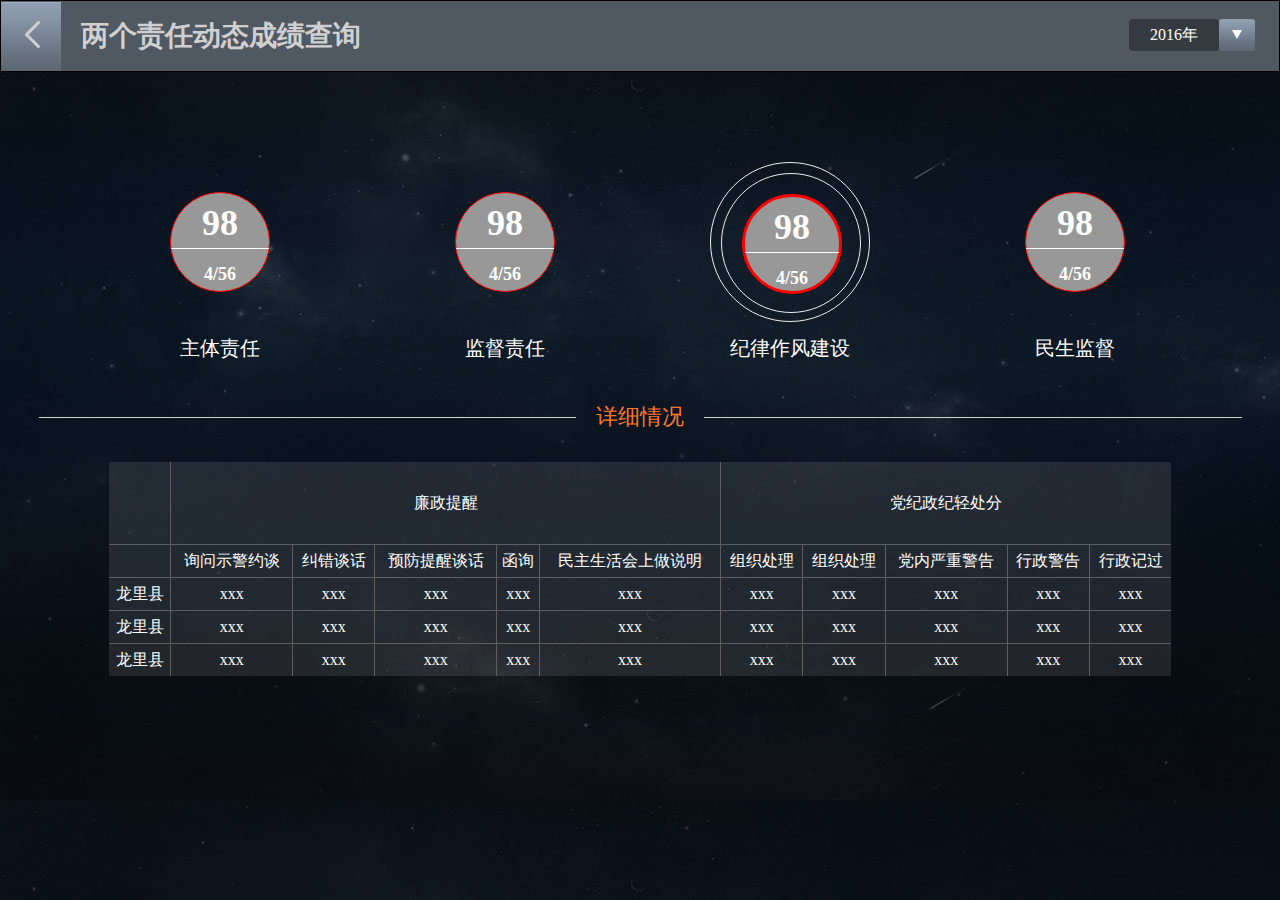
<file: record/jilv.html>
<!DOCTYPE html>
<html>
  <head>
    <meta charset="utf-8">
    <meta name="viewport" content="width=device-width">
    <title></title>
    <link rel="stylesheet" href="../static/css/app.css">
    <link rel="stylesheet" href="../static/css/record.css">
    <script src="../static/js/jquery.js" type="text/javascript" charset="utf-8"></script>
    <script src="../static/js/app.js" type="text/javascript" charset="utf-8"></script>
  </head>
  <body>
    <div class="main">
      <div class="nav">
        <div class="left">
          <img src="../static/img/arrow.png" alt="">
        </div>
        <div class="middle">两个责任动态成绩查询</div>
        <div class='select'>
          <span class="year-input">2016年</span>
          <span class="pull-down"><i class="pulldown"></i></span>
          <ul class="options hide">
            <li>2015年</li>
            <li>2014年</li>
            <li>2013年</li>
            <li>2012年</li>
            <li>2011年</li>
          </ul>
        </div>
      </div>
      <div class="content">
        <div class="record-tab">
          <div class='cycle-tab'>
            <div class='cycle-out'>
              <div class='cycle-mid'><div class="cycle-inner"><div class="inner-top">98</div><div class="inner-bottom">4/56</div></div></div></div>
            <div class="record-tab-name text-center">主体责任</div>
          </div>
        </div>
        <div class="record-tab">
          <div class='cycle-tab'>
            <div class='cycle-out'>
              <div class='cycle-mid'><div class="cycle-inner"><div class="inner-top">98</div><div class="inner-bottom">4/56</div></div></div></div>
            <div class="record-tab-name text-center">监督责任</div>
          </div>
        </div>
        <div class="record-tab">
          <div class='cycle-tab'>
            <div class='cycle-out selected'>
              <div class='cycle-mid'><div class="cycle-inner"><div class="inner-top">98</div><div class="inner-bottom">4/56</div></div></div></div>
            <div class="record-tab-name text-center">纪律作风建设</div>
          </div>
        </div>
        <div class="record-tab">
          <div class='cycle-tab'>
            <div class='cycle-out'>
              <div class='cycle-mid'><div class="cycle-inner"><div class="inner-top">98</div><div class="inner-bottom">4/56</div></div></div></div>
            <div class="record-tab-name text-center">民生监督</div>
          </div>
        </div>
        <div class='clear' style="padding-top: 10px;">
          <div class="font-line">详细情况</div>
        </div>
        <table class="table-app">
          <tr> <td></td> <td colspan="5">廉政提醒</td> <td colspan="5">党纪政纪轻处分</td> </tr>
          <tr> <td></td> <td>询问示警约谈</td> <td>纠错谈话</td> <td>预防提醒谈话</td> <td>函询</td> <td>民主生活会上做说明</td> <td>组织处理</td> <td>组织处理</td> <td>党内严重警告</td> <td>行政警告</td> <td>行政记过</td> </tr>
          <tr> <td>龙里县</td> <td>xxx</td> <td>xxx</td> <td>xxx</td> <td>xxx</td> <td>xxx</td> <td>xxx</td> <td>xxx</td> <td>xxx</td> <td>xxx</td> <td>xxx</td> </tr>
          <tr> <td>龙里县</td> <td>xxx</td> <td>xxx</td> <td>xxx</td> <td>xxx</td> <td>xxx</td> <td>xxx</td> <td>xxx</td> <td>xxx</td> <td>xxx</td> <td>xxx</td> </tr>
          <tr> <td>龙里县</td> <td>xxx</td> <td>xxx</td> <td>xxx</td> <td>xxx</td> <td>xxx</td> <td>xxx</td> <td>xxx</td> <td>xxx</td> <td>xxx</td> <td>xxx</td> </tr>
        </table>
      </div>
    </div>
  </body>
</html>
</file>
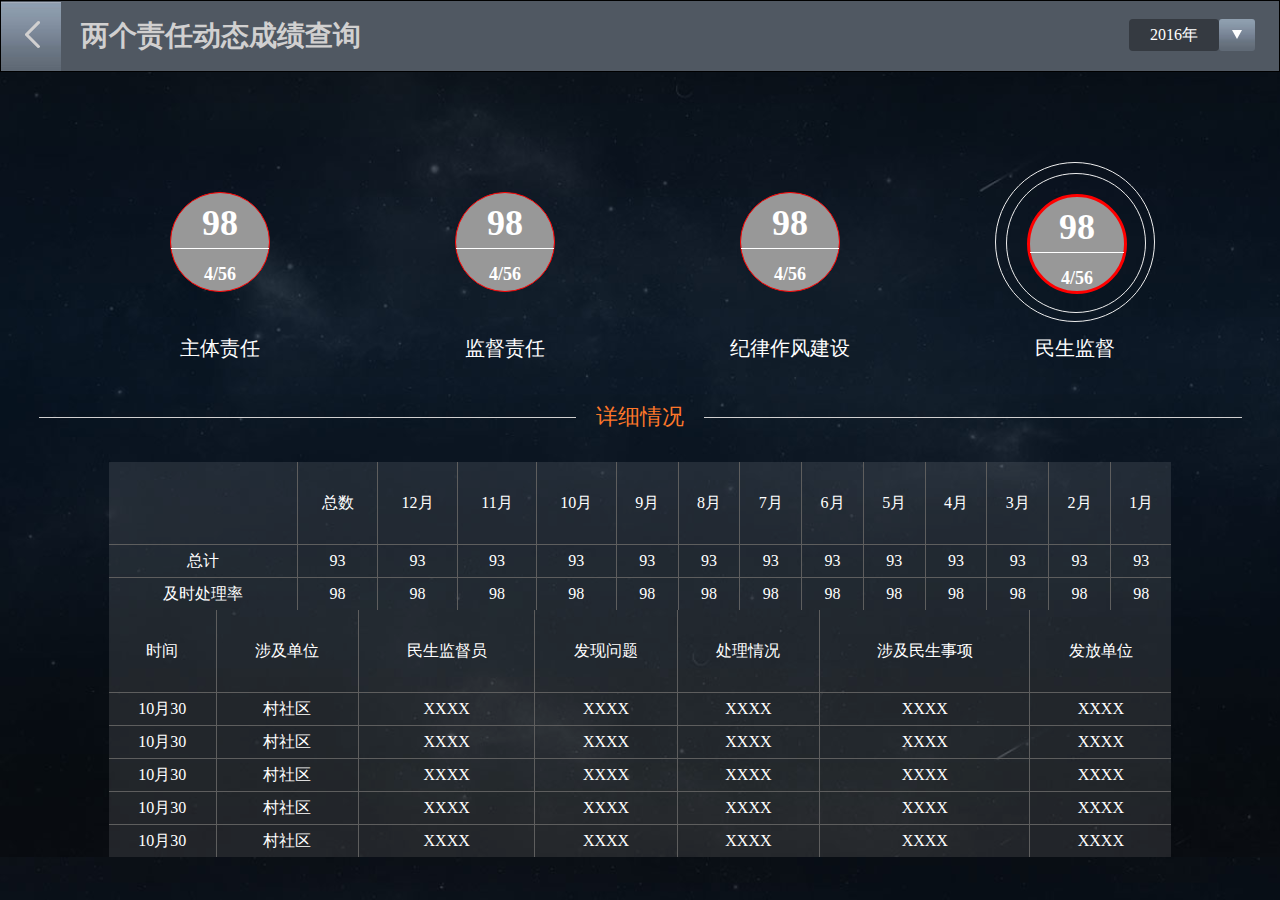
<file: record/minsheng.html>
<!DOCTYPE html>
<html>
  <head>
    <meta charset="utf-8">
    <meta name="viewport" content="width=device-width">
    <title></title>
    <link rel="stylesheet" href="../static/css/app.css">
    <link rel="stylesheet" href="../static/css/record.css">
    <script src="../static/js/jquery.js" type="text/javascript" charset="utf-8"></script>
    <script src="../static/js/app.js" type="text/javascript" charset="utf-8"></script>
  </head>
  <body>
    <div class="main">
      <div class="nav">
        <div class="left">
          <img src="../static/img/arrow.png" alt="">
        </div>
        <div class="middle">两个责任动态成绩查询</div>
        <div class='select'>
          <span class="year-input">2016年</span>
          <span class="pull-down"><i class="pulldown"></i></span>
          <ul class="options hide">
            <li>2015年</li>
            <li>2014年</li>
            <li>2013年</li>
            <li>2012年</li>
            <li>2011年</li>
          </ul>
        </div>
      </div>
      <div class="content">
        <div class="record-tab">
          <div class='cycle-tab'>
            <div class='cycle-out'>
              <div class='cycle-mid'><div class="cycle-inner"><div class="inner-top">98</div><div class="inner-bottom">4/56</div></div></div></div>
            <div class="record-tab-name text-center">主体责任</div>
          </div>
        </div>
        <div class="record-tab">
          <div class='cycle-tab'>
            <div class='cycle-out'>
              <div class='cycle-mid'><div class="cycle-inner"><div class="inner-top">98</div><div class="inner-bottom">4/56</div></div></div></div>
            <div class="record-tab-name text-center">监督责任</div>
          </div>
        </div>
        <div class="record-tab">
          <div class='cycle-tab'>
            <div class='cycle-out'>
              <div class='cycle-mid'><div class="cycle-inner"><div class="inner-top">98</div><div class="inner-bottom">4/56</div></div></div></div>
            <div class="record-tab-name text-center">纪律作风建设</div>
          </div>
        </div>
        <div class="record-tab">
          <div class='cycle-tab'>
            <div class='cycle-out selected'>
              <div class='cycle-mid'><div class="cycle-inner"><div class="inner-top">98</div><div class="inner-bottom">4/56</div></div></div></div>
            <div class="record-tab-name text-center">民生监督</div>
          </div>
        </div>
        <div class='clear' style="padding-top: 10px;">
          <div class="font-line">详细情况</div>
        </div>
        <table class="table-app">
          <tr><td></td><td>总数</td><td>12月</td><td>11月</td><td>10月</td><td>9月</td><td>8月</td><td>7月</td><td>6月</td><td>5月</td><td>4月</td><td>3月</td><td>2月</td><td>1月</td></tr>
          <tr><td>总计</td><td>93</td><td>93</td><td>93</td><td>93</td><td>93</td><td>93</td><td>93</td><td>93</td><td>93</td><td>93</td><td>93</td><td>93</td><td>93</td></tr>
            <tr><td>及时处理率</td><td>98</td><td>98</td><td>98</td><td>98</td><td>98</td><td>98</td><td>98</td><td>98</td><td>98</td><td>98</td><td>98</td><td>98</td><td>98</td</tr>

        </table>
        <table id="table-minsheng-app" class="table-app">
          <tr><td>时间</td><td>涉及单位</td><td>民生监督员</td><td>发现问题</td><td>处理情况</td><td>涉及民生事项</td><td>发放单位</td></tr>
          <tr><td>10月30</td><td>村社区</td><td>XXXX</td><td>XXXX</td><td>XXXX</td><td>XXXX</td><td>XXXX</td></tr>
          <tr><td>10月30</td><td>村社区</td><td>XXXX</td><td>XXXX</td><td>XXXX</td><td>XXXX</td><td>XXXX</td></tr>
          <tr><td>10月30</td><td>村社区</td><td>XXXX</td><td>XXXX</td><td>XXXX</td><td>XXXX</td><td>XXXX</td></tr>
          <tr><td>10月30</td><td>村社区</td><td>XXXX</td><td>XXXX</td><td>XXXX</td><td>XXXX</td><td>XXXX</td></tr>
          <tr><td>10月30</td><td>村社区</td><td>XXXX</td><td>XXXX</td><td>XXXX</td><td>XXXX</td><td>XXXX</td></tr>
        </table>
      </div>
    </div>
  </body>
</html>
</file>
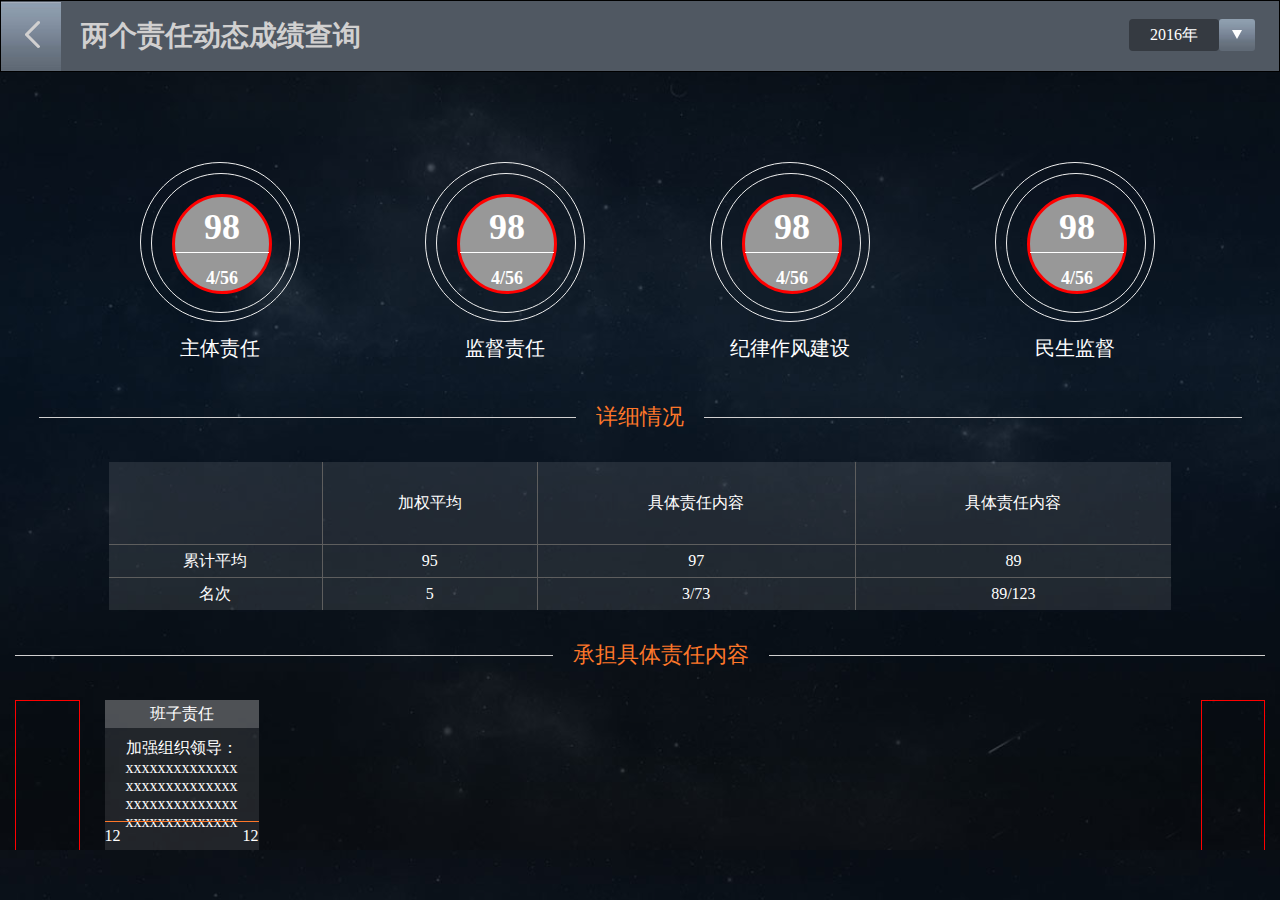
<file: record/record.html>
<!DOCTYPE html>
<html>
  <head>
    <meta charset="utf-8">
    <meta name="viewport" content="width=device-width">
    <title></title>
    <link rel="stylesheet" href="../static/css/app.css">
    <link rel="stylesheet" href="../static/css/record.css">
  </head>
  <body>
    <div class="main">
      <div class="nav">
        <div class="left">
          <img src="../static/img/arrow.png" alt="">
        </div>
        <div class="middle">两个责任动态成绩查询</div>
        <div class='select'>
          <span class="year-input">2016年</span>
          <span class="pull-down"><i class="pulldown"></i></span>
          <ul class="options hide">
            <li>2015年</li>
            <li>2014年</li>
            <li>2013年</li>
            <li>2012年</li>
            <li>2011年</li>
          </ul>
        </div>
      </div>
      <div class="content">
        <div class="record-tab">
          <div class='cycle-tab'>
            <div class='cycle-out selected'>
              <div class='cycle-mid'><div class="cycle-inner"><div class="inner-top">98</div><div class="inner-bottom">4/56</div></div></div></div>
            <div class="record-tab-name text-center">主体责任</div>
          </div>
        </div>
        <div class="record-tab">
          <div class='cycle-tab'>
            <div class='cycle-out selected'>
              <div class='cycle-mid'><div class="cycle-inner"><div class="inner-top">98</div><div class="inner-bottom">4/56</div></div></div></div>
            <div class="record-tab-name text-center">监督责任</div>
          </div>
        </div>
        <div class="record-tab">
          <div class='cycle-tab'>
            <div class='cycle-out selected'>
              <div class='cycle-mid'><div class="cycle-inner"><div class="inner-top">98</div><div class="inner-bottom">4/56</div></div></div></div>
            <div class="record-tab-name text-center">纪律作风建设</div>
          </div>
        </div>
        <div class="record-tab">
          <div class='cycle-tab'>
            <div class='cycle-out selected'>
              <div class='cycle-mid'><div class="cycle-inner"><div class="inner-top">98</div><div class="inner-bottom">4/56</div></div></div></div>
            <div class="record-tab-name text-center">民生监督</div>
          </div>
        </div>
        <div class='clear' style="padding-top: 10px;">
          <div class="font-line">详细情况</div>
        </div>
        <table class="table-app">
          <tr><td></td><td>加权平均</td><td>具体责任内容</td><td>具体责任内容</td></tr>
          <tr><td>累计平均</td><td>95</td><td>97</td><td>89</td></tr>
          <tr><td>名次</td><td>5</td><td>3/73</td><td>89/123</td></tr>
        </table>
        <div class="font-line">承担具体责任内容</div>
        <div class="slide-container">
          <div class='left'></div>
          <div class="middle">
            <div class="slide-content" data-modal='people-table-fa'><span><div class="slide-title text-center">班子责任</div><div class="text-center font-count">加强组织领导：<br />xxxxxxxxxxxxxx xxxxxxxxxxxxxx xxxxxxxxxxxxxx xxxxxxxxxxxxxx</div><div class="slide-span-footer"><span class="text-left">12</span><span class="text-right">12</span></div></span></div>
          </div>
          <div class='right'></div>
        </div>
      </div>
    </div>
  </body>
</html>
</file>
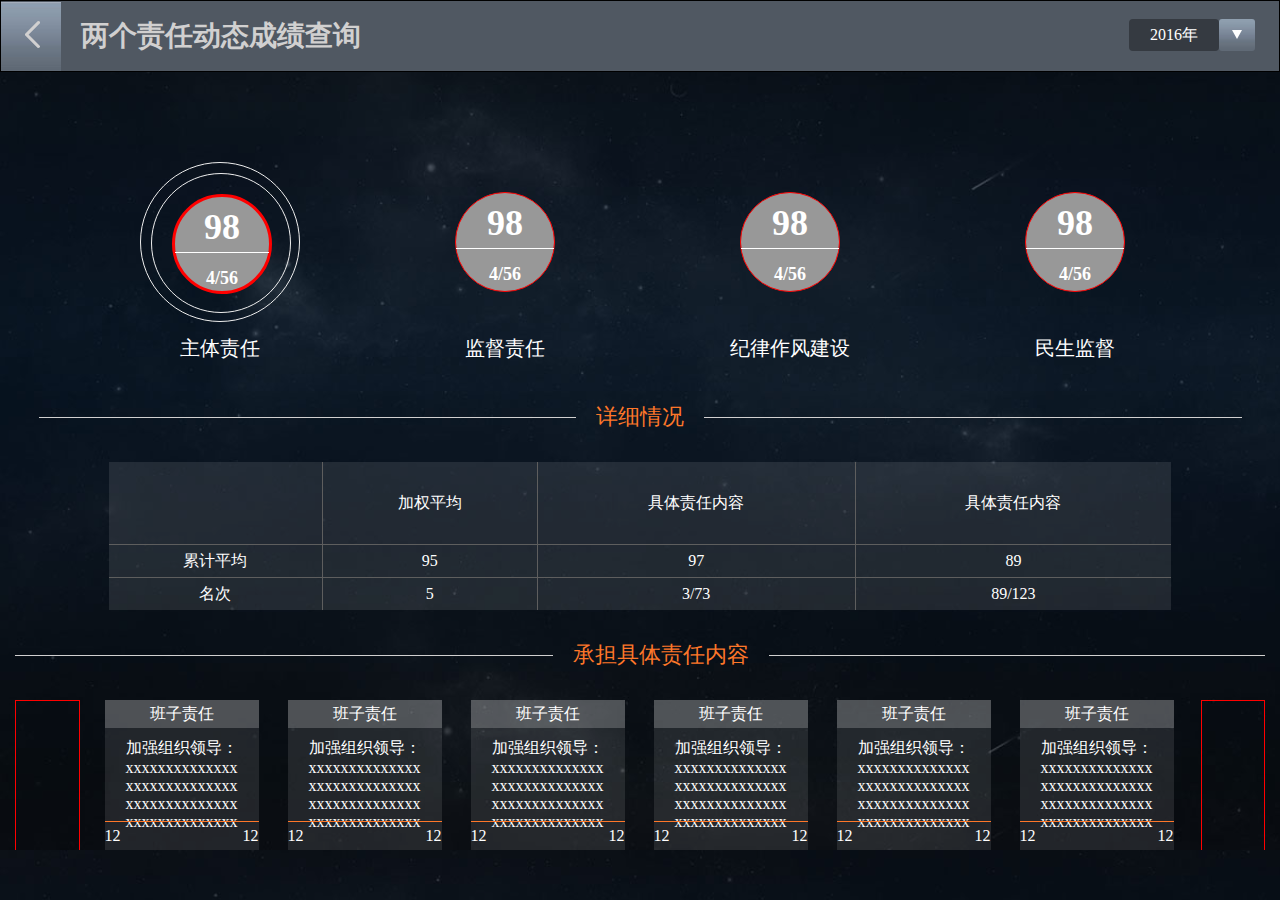
<file: record/zhuti.html>
<!DOCTYPE html>
<html>
  <head>
    <meta charset="utf-8">
    <meta name="viewport" content="width=device-width">
    <title></title>
    <link rel="stylesheet" href="../static/css/app.css">
    <link rel="stylesheet" href="../static/css/record.css">
    <script src="../static/js/jquery.js" type="text/javascript" charset="utf-8"></script>
    <script src="../static/js/app.js" type="text/javascript" charset="utf-8"></script>
  </head>
  <body>
    <div class="main">
      <div class="nav">
        <div class="left">
          <img src="../static/img/arrow.png" alt="">
        </div>
        <div class="middle">两个责任动态成绩查询</div>
        <div class='select'>
          <span class="year-input">2016年</span>
          <span class="pull-down"><i class="pulldown"></i></span>
          <ul class="options hide">
            <li>2015年</li>
            <li>2014年</li>
            <li>2013年</li>
            <li>2012年</li>
            <li>2011年</li>
          </ul>
        </div>
      </div>
      <div class="content">
        <div class="record-tab">
          <div class='cycle-tab'>
            <div class='cycle-out selected'>
              <div class='cycle-mid'><div class="cycle-inner"><div class="inner-top">98</div><div class="inner-bottom">4/56</div></div></div></div>
            <div class="record-tab-name text-center">主体责任</div>
          </div>
        </div>
        <div class="record-tab">
          <div class='cycle-tab'>
            <div class='cycle-out '>
              <div class='cycle-mid'><div class="cycle-inner"><div class="inner-top">98</div><div class="inner-bottom">4/56</div></div></div></div>
            <div class="record-tab-name text-center">监督责任</div>
          </div>
        </div>
        <div class="record-tab">
          <div class='cycle-tab'>
            <div class='cycle-out'>
              <div class='cycle-mid'><div class="cycle-inner"><div class="inner-top">98</div><div class="inner-bottom">4/56</div></div></div></div>
            <div class="record-tab-name text-center">纪律作风建设</div>
          </div>
        </div>
        <div class="record-tab">
          <div class='cycle-tab'>
            <div class='cycle-out'>
              <div class='cycle-mid'><div class="cycle-inner"><div class="inner-top">98</div><div class="inner-bottom">4/56</div></div></div></div>
            <div class="record-tab-name text-center">民生监督</div>
          </div>
        </div>
        <div class='clear' style="padding-top: 10px;">
          <div class="font-line">详细情况</div>
        </div>
        <table class="table-app zhuti-table">
          <tr><td></td><td>加权平均</td><td>具体责任内容</td><td>具体责任内容</td></tr>
          <tr><td>累计平均</td><td>95</td><td>97</td><td>89</td></tr>
          <tr><td>名次</td><td>5</td><td>3/73</td><td>89/123</td></tr>
        </table>
        <div class="font-line">承担具体责任内容</div>
        <div class="slide-container">
          <div class='left'></div>
          <div class="middle">
            <div class="slide-content" data-modal='people-table-fa'>
              <span><div class="slide-title text-center">班子责任</div><div class="text-center font-count">加强组织领导：<br />xxxxxxxxxxxxxx xxxxxxxxxxxxxx xxxxxxxxxxxxxx xxxxxxxxxxxxxx</div><div class="slide-span-footer"><span class="text-left">12</span><span class="text-right">12</span></div></span>
              <span><div class="slide-title text-center">班子责任</div><div class="text-center font-count">加强组织领导：<br />xxxxxxxxxxxxxx xxxxxxxxxxxxxx xxxxxxxxxxxxxx xxxxxxxxxxxxxx</div><div class="slide-span-footer"><span class="text-left">12</span><span class="text-right">12</span></div></span>
              <span><div class="slide-title text-center">班子责任</div><div class="text-center font-count">加强组织领导：<br />xxxxxxxxxxxxxx xxxxxxxxxxxxxx xxxxxxxxxxxxxx xxxxxxxxxxxxxx</div><div class="slide-span-footer"><span class="text-left">12</span><span class="text-right">12</span></div></span>
              <span><div class="slide-title text-center">班子责任</div><div class="text-center font-count">加强组织领导：<br />xxxxxxxxxxxxxx xxxxxxxxxxxxxx xxxxxxxxxxxxxx xxxxxxxxxxxxxx</div><div class="slide-span-footer"><span class="text-left">12</span><span class="text-right">12</span></div></span>
              <span><div class="slide-title text-center">班子责任</div><div class="text-center font-count">加强组织领导：<br />xxxxxxxxxxxxxx xxxxxxxxxxxxxx xxxxxxxxxxxxxx xxxxxxxxxxxxxx</div><div class="slide-span-footer"><span class="text-left">12</span><span class="text-right">12</span></div></span>
              <span><div class="slide-title text-center">班子责任</div><div class="text-center font-count">加强组织领导：<br />xxxxxxxxxxxxxx xxxxxxxxxxxxxx xxxxxxxxxxxxxx xxxxxxxxxxxxxx</div><div class="slide-span-footer"><span class="text-left">12</span><span class="text-right">12</span></div></span>
              <span><div class="slide-title text-center">班子责任</div><div class="text-center font-count">加强组织领导：<br />xxxxxxxxxxxxxx xxxxxxxxxxxxxx xxxxxxxxxxxxxx xxxxxxxxxxxxxx</div><div class="slide-span-footer"><span class="text-left">12</span><span class="text-right">12</span></div></span>
              <span><div class="slide-title text-center">班子责任</div><div class="text-center font-count">加强组织领导：<br />xxxxxxxxxxxxxx xxxxxxxxxxxxxx xxxxxxxxxxxxxx xxxxxxxxxxxxxx</div><div class="slide-span-footer"><span class="text-left">12</span><span class="text-right">12</span></div></span>
              <span><div class="slide-title text-center">班子责任</div><div class="text-center font-count">加强组织领导：<br />xxxxxxxxxxxxxx xxxxxxxxxxxxxx xxxxxxxxxxxxxx xxxxxxxxxxxxxx</div><div class="slide-span-footer"><span class="text-left">12</span><span class="text-right">12</span></div></span>
              <span><div class="slide-title text-center">班子责任</div><div class="text-center font-count">加强组织领导：<br />xxxxxxxxxxxxxx xxxxxxxxxxxxxx xxxxxxxxxxxxxx xxxxxxxxxxxxxx</div><div class="slide-span-footer"><span class="text-left">12</span><span class="text-right">12</span></div></span>
              <span><div class="slide-title text-center">班子责任</div><div class="text-center font-count">加强组织领导：<br />xxxxxxxxxxxxxx xxxxxxxxxxxxxx xxxxxxxxxxxxxx xxxxxxxxxxxxxx</div><div class="slide-span-footer"><span class="text-left">12</span><span class="text-right">12</span></div></span>
              <span><div class="slide-title text-center">班子责任</div><div class="text-center font-count">加强组织领导：<br />xxxxxxxxxxxxxx xxxxxxxxxxxxxx xxxxxxxxxxxxxx xxxxxxxxxxxxxx</div><div class="slide-span-footer"><span class="text-left">12</span><span class="text-right">12</span></div></span>
              <span><div class="slide-title text-center">班子责任</div><div class="text-center font-count">加强组织领导：<br />xxxxxxxxxxxxxx xxxxxxxxxxxxxx xxxxxxxxxxxxxx xxxxxxxxxxxxxx</div><div class="slide-span-footer"><span class="text-left">12</span><span class="text-right">12</span></div></span>
              <span><div class="slide-title text-center">班子责任</div><div class="text-center font-count">加强组织领导：<br />xxxxxxxxxxxxxx xxxxxxxxxxxxxx xxxxxxxxxxxxxx xxxxxxxxxxxxxx</div><div class="slide-span-footer"><span class="text-left">12</span><span class="text-right">12</span></div></span>
              <span><div class="slide-title text-center">班子责任</div><div class="text-center font-count">加强组织领导：<br />xxxxxxxxxxxxxx xxxxxxxxxxxxxx xxxxxxxxxxxxxx xxxxxxxxxxxxxx</div><div class="slide-span-footer"><span class="text-left">12</span><span class="text-right">12</span></div></span>
              <span><div class="slide-title text-center">班子责任</div><div class="text-center font-count">加强组织领导：<br />xxxxxxxxxxxxxx xxxxxxxxxxxxxx xxxxxxxxxxxxxx xxxxxxxxxxxxxx</div><div class="slide-span-footer"><span class="text-left">12</span><span class="text-right">12</span></div></span>
              <span><div class="slide-title text-center">班子责任</div><div class="text-center font-count">加强组织领导：<br />xxxxxxxxxxxxxx xxxxxxxxxxxxxx xxxxxxxxxxxxxx xxxxxxxxxxxxxx</div><div class="slide-span-footer"><span class="text-left">12</span><span class="text-right">12</span></div></span>
              <span><div class="slide-title text-center">班子责任</div><div class="text-center font-count">加强组织领导：<br />xxxxxxxxxxxxxx xxxxxxxxxxxxxx xxxxxxxxxxxxxx xxxxxxxxxxxxxx</div><div class="slide-span-footer"><span class="text-left">12</span><span class="text-right">12</span></div></span>
            </div>
          </div>
          <div class='right'></div>
        </div>
      </div>
    </div>
  </body>
</html>
</file>
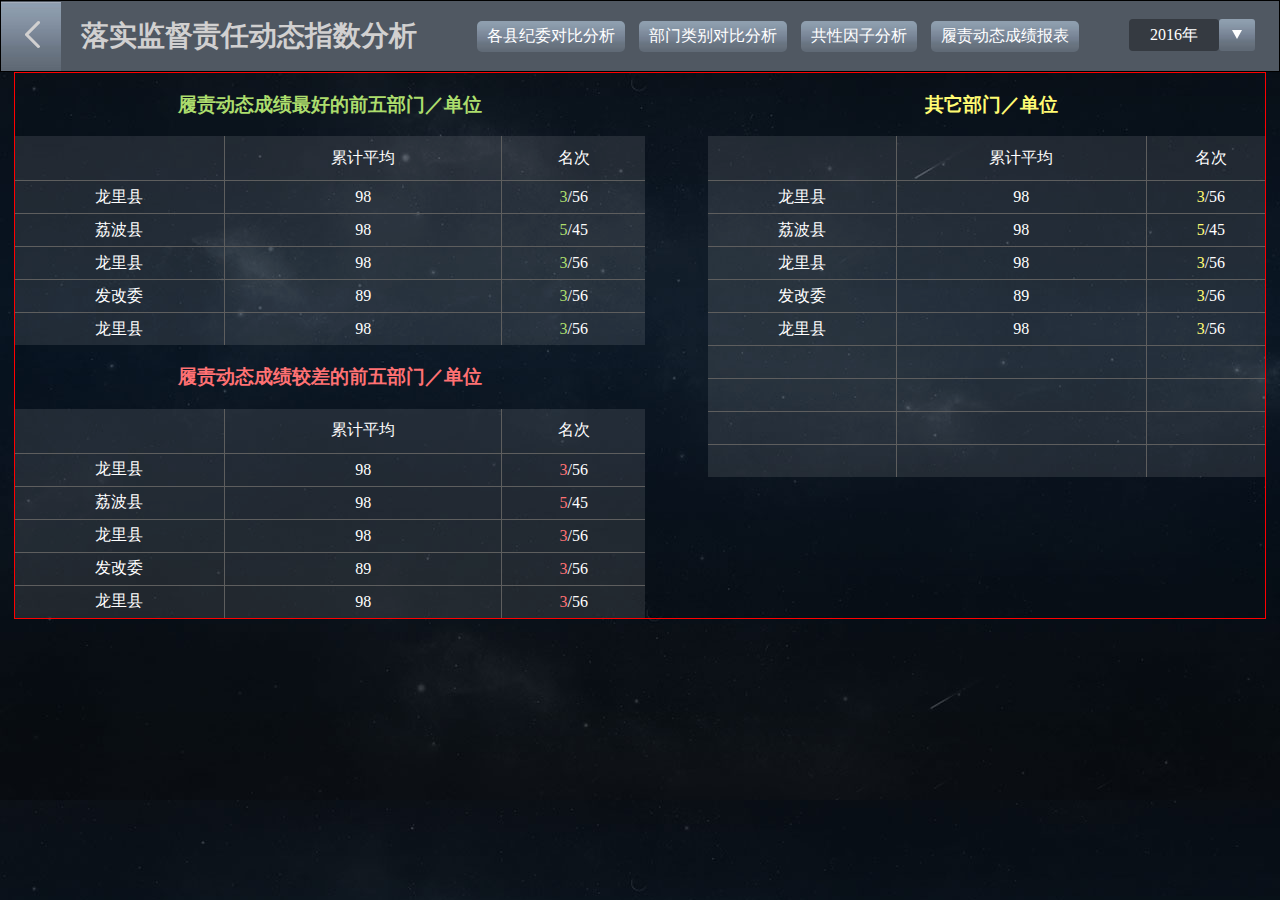
<file: subject/subject.html>
<!DOCTYPE html>
<html lang="en">
<head>
  <meta charset="UTF-8">
  <title></title>
</head>
<link rel="stylesheet" href="../static/css/app.css">
<link rel="stylesheet" href="../static/css/duty.css">
<link rel="stylesheet" href="../static/css/subject.css">
<body>
  <div class="main">
    <div class="nav">
      <div class="left">
        <img src="../static/img/arrow.png" alt="">
      </div>
      <div class="middle">落实监督责任动态指数分析</div>
      <ul class='nav-btn-groups'>
        <li data-content='county'>各县纪委对比分析</li>
        <li data-content='section'>部门类别对比分析</li>
        <li data-content='jigong'>共性因子分析</li>
        <li data-content='report'>履责动态成绩报表</li>
      </ul>
      <div class='select'>
        <span class="year-input">2016年</span>
        <span class="pull-down"><i class="pulldown"></i></span>
        <ul class="options hide">
          <li>2015年</li>
          <li>2014年</li>
          <li>2013年</li>
          <li>2012年</li>
          <li>2011年</li>
        </ul>
      </div>
    </div>
    <div class="content">
      <div id="report">
        <div class='div-left'>
          <div class="div-left-top">
            <h3 class="text-center font-green">履责动态成绩最好的前五部门／单位</h3>
            <table class="table-app">
              <tr><td></td> <td>累计平均</td><td>名次</td></tr>
              <tr><td>龙里县</td><td>98</td><td><span class="font-green">3</span>/56</td></tr>
              <tr><td>荔波县</td><td>98</td><td><span class="font-green">5</span>/45</td></tr>
              <tr><td>龙里县</td><td>98</td><td><span class="font-green">3</span>/56</td></tr>
              <tr><td>发改委</td><td>89</td><td><span class="font-green">3</span>/56</td></tr>
              <tr><td>龙里县</td><td>98</td><td><span class="font-green">3</span>/56</td></tr>
            </table>
          </div>
          <div class="div-left-bottom">
            <h3 class="text-center font-red">履责动态成绩较差的前五部门／单位</h3>
            <table class="table-app">
              <tr><td></td> <td>累计平均</td> <td>名次</td> </tr>
              <tr><td>龙里县</td><td>98</td><td><span class="font-red">3</span>/56</td></tr>
              <tr><td>荔波县</td><td>98</td><td><span class="font-red">5</span>/45</td></tr>
              <tr><td>龙里县</td><td>98</td><td><span class="font-red">3</span>/56</td></tr>
              <tr><td>发改委</td><td>89</td><td><span class="font-red">3</span>/56</td></tr>
              <tr><td>龙里县</td><td>98</td><td><span class="font-red">3</span>/56</td></tr>
            </table>
          </div>
        </div>
        <div class="div-right">
          <h3 class="text-center font-yellow">其它部门／单位</h3>
          <table class="table-app">
            <tr><td></td><td>累计平均</td><td>名次</td></tr>
            <tr><td>龙里县</td><td>98</td><td><span class="font-yellow">3</span>/56</td></tr>
            <tr><td>荔波县</td><td>98</td><td><span class="font-yellow">5</span>/45</td></tr>
            <tr><td>龙里县</td><td>98</td><td><span class="font-yellow">3</span>/56</td></tr>
            <tr><td>发改委</td><td>89</td><td><span class="font-yellow">3</span>/56</td></tr>
            <tr><td>龙里县</td><td>98</td><td><span class="font-yellow">3</span>/56</td></tr>
            <tr><td></td><td></td><td></td></tr>
            <tr><td></td><td></td><td></td></tr>
            <tr><td></td><td></td><td></td></tr>
            <tr><td></td><td></td><td></td></tr>
          </table>
        </div>
      </div>
      <div class='hide' id="section">
        <div class="charts">
          <div class="left-chart">
            <div class='bar'>左侧图表</div>
          </div>
          <div class="right-chart">
            <div class='bar'>右侧图表</div>
          </div>
        </div>
        <div class='average'>
          <div class="average-font">截止上月全州积累加权平均成绩</div>
          <div class='average-value'>
            <span class='num'>96.3</span>
          </div>
        </div>
      </div>
      <div class='hide' id="jigong">
        <div class="charts">
          图表
        </div>
      </div>
      <div class='hide' id="county">
        <div class="charts">
          <div class="left-chart">
            <div class='bar'>左侧图表</div>
          </div>
          <div class="right-chart">
            <div class='bar'>右侧图表</div>
          </div>
        </div>
        <div class='average'>
          <div class="average-font">截止上月全州积累加权平均成绩</div>
          <div class='average-value'>
            <span class='num'>96.3</span>
          </div>
        </div>
      </div>
    </div>
  </div>
  <script src="../static/js/jquery.js" type="text/javascript" charset="utf-8"></script>
  <script src="../static/js/duty.js" type="text/javascript" charset="utf-8"></script>
</body>
</html>
</file>
<file: static/css/app.css>
/* 通用 */
*{
  font-family: '微软雅黑'
}
body {
  margin: 0;
  background: url("../img/jilv-bg.jpg") #000000;
  background-size: cover;
}
i {
  cursor: pointer;
  display: inline-block;
}
i.pulldown {
  width: 10px;
  height: 10px;
  background: url('../img/down.png') no-repeat;
}
i.pullup {
  background: url('../img/up.png') no-repeat !important;
}
i.table {
  width: 31px;
  height: 30px;
  line-height: 34px;
  margin-top: 5px;
  background: url('../img/table.png') no-repeat;
}
i.chart {
  width: 25px;
  height: 30px;
  margin-top: 5px;
  background: url('../img/chart.png') no-repeat;
}
div.table-icon {
  width: 45px;
  height: 34px;
  margin-top: 10px;
  margin-left: 20px;
  text-align: center;
  border-radius: 5px;
  background: #fe7729;
}
div.chart-icon {
  width: 45px;
  height: 34px;
  margin-top: 20px;
  margin-left: 20px;
  text-align: center;
  border-radius: 5px;
  background: #299cfe;
}

.hide {
  display: none;
}

/* nav */
.nav {
  height: 70px;
  min-width: 1250px;
  border: 1px solid;
  background-color: #505862;
}
.nav .left {
  width: 60px;
  height: 70px;
  text-align: center;
  cursor: pointer;
  float: left;
  background: url("../img/left.jpg");
}
.nav .left img{
  margin-top: 20px;
}
.nav .middle {
  float: left;
  font-size: 28px;
  margin-left: 20px;
  margin-right: 20px;
  font-weight: 900;
  color: #d1d0d0;
  line-height: 70px;
}
.nav .nav-btn-groups {
  float: left;
  margin-top: 20px;
}
.nav .nav-btn-groups li {
  display: inline-block;
  padding: 5px 10px;
  border-radius: 5px;
  cursor: pointer;
  color: #FFFFFF;
  background: url("../img/nav-btn-groups.jpg");
  list-style: none;
}
.nav .nav-btn-groups li + li {
  margin-left: 10px;
}
.nav .select .year-input {
  width: 90px;
  line-height: 32px;
  text-align: center;
  height: 32px;
  display: inline-block;
  background-color: #353a41;
  border-radius: 4px;
  color: #FFFFFF;
}
.nav .select .pull-down {
  cursor: pointer;
  width: 36px;
  text-align: center;
  line-height: 32px;
  height: 32px;
  position: relative;
  left: -4px;
  display: inline-block;
  border-radius: 3px;
  background: url("../img/nav-btn-groups.jpg");
}
.nav .select {
  position: relative;
  margin-top: 18px;
  width: 150px;
  float: right;
}
.nav .options {
  position: absolute;
  left: -38px;
  color: #FFFFFF;
  margin-top: 3px;
}
.nav .options li{
  cursor: pointer;
  height: 32px;
  line-height: 32px;
  text-align: center;
  width: 88px;
  list-style: none;
  background: #353a41;
}
.nav .options li + li{
  border-top: 1px solid #000000;
}
.font-origin {
  color: #fe7729;
}
.font-yellow {
  color: #fffb73;
}
.font-green {
  color: #acdd6d;
}
.font-red {
  color: #ff7173;
}
.text-right {
  text-align: right;
}
.text-left {
  text-align: left;
}
.text-center {
  text-align: center;
}
.clear {
  clear: both;
  display: block;
}

/* 通用表格 */
.table-app {
  width: 85%;
  margin: 0 auto;
  color: #FFFFFF;
  border-collapse: collapse;
  background: rgba(255,255,255,0.1);
}
.table-app td {
  height: 30px;
  text-align: center;
  border-style: solid;
  border-color: #5e5e5e;
  border-width: 1px;
}
.table-app tr:first-child td {
  height: 42px;
  border-top: none;
}
.table-app tr:last-child td {
  border-bottom: none;
}
.table-app td:first-child {
  border-left: none;
}
.table-app td:last-child {
  border-right: none;
}


/* 主体内容 */
.content {
  width: 90%;
  min-width: 1250px;
  margin: 0 auto;
  overflow: hidden;
  color: #FFFFFF;
}

.font-line {
  font-size: 22px;
  color: #fe7729;
  text-align: center;
}
.font-line::before, .font-line::after {
  border-top: 1px solid #d1d0d0;
  height: 1px;
  display: inline-block;
  width: 43%;
  content: '';
  position: relative;
  top: -5px;
}
.font-line::before {
  margin-right: 20px;
}
.font-line::after {
  margin-left: 20px;
}

/* 左右滑动 */
.slide-container {
  width: 100%;
  overflow: hidden;
  position: relative;
  height: 72px;
}
.slide-container .left {
  width: 5%;
  height: 100%;
  float: left;
  cursor: pointer;
  border: 1px solid red;
}
.slide-container .right {
  width: 5%;
  height: 100%;
  float: right;
  cursor: pointer;
  border: 1px solid red;
}
.slide-container .middle {
  width: 88%;
  height: 100%;
  float: left;
  overflow: hidden;
}
.slide-container .slide-content {
  height: 100%;
  position: relative;
  overflow: hidden;
  white-space: nowrap;
  left: 0px;
}
.slide-container .slide-content > span {
  position: relative;
  cursor: pointer;
  display: inline-block;
  width: 154px;
  height: 100%;
  margin-left: 25px;
  background-color: rgba(255, 255, 255, 0.1);
}
.slide-container .slide-content .slide-title {
  height: 28px;
  line-height: 28px;
  background-color: rgba(255, 255, 255, 0.2);
}

/* cycle 按钮 */

.cycle-out.selected {
  border: 1px solid #eeeeee;
}
.cycle-out.selected .cycle-mid {
  border: 1px solid #eeeeee;
}
.cycle-out.selected .cycle-inner {
  border: 3px solid red;
}
.cycle-inner .inner-top {
  height: 55px;
  font-size: 36px;
  font-weight: 600;
  line-height: 60px;
  text-align: center;
  border-bottom: 1px solid #FFFFFF;
}
.cycle-inner .inner-bottom {
  height: 50px;
  font-size: 18px;
  font-weight: 600;
  text-align: center;
  line-height: 50px;
}
.cycle-tab {
  float: left;
  width: 160px;
  height: 200px;
  position: relative;
  margin-left: 10%;
}
.record-tab-name {
  position: absolute;
  width: 100%;
  font-size: 20px;
  bottom: 0;
}
.cycle-out {
  box-sizing: border-box;
  width: 160px;
  height: 160px;
  padding: 10px;
  border-radius: 50%;
}
.cycle-mid {
  box-sizing: border-box;
  width: 140px;
  height: 140px;
  padding: 20px;
  border-radius: 50%;
}
.cycle-inner {
  box-sizing: border-box;
  color: #FFFFFF;
  background: #989898;
  width: 100px;
  height: 100px;
  border-radius: 50%;
  border: 1px solid red;
}
</file>
<file: static/css/analysis.css>
body {
  background: url("../img/jilv-bg.jpg") #000000;
  background-size: cover;
}
.left_bar {
	width: 40%;
	margin: 50px 10px 0px  130px;
	float: left;
}
.right_bar {	
	width: 40%;
	margin: 50px 30px 0  80px;
	float: left;
}
.up {
	width: 100%;
	height: 100%
}
.down {
	margin-top: 10%;
	width: 100%;
	height: 100%;
}
h4.good {
	text-align: center;
	color: #7FC328;
}
h4.other {
	text-align: center;
	color: #C7D054
}
h4.bad {
	text-align: center;
	color: #D85959;
}
</file>
<file: static/css/duty.css>
body {
  background: url("../img/jilv-bg.jpg") #000000;
  background-size: cover;
}

div.content {
  border: 1px solid red;
}

div.content #county {
  margin-top: 97px;
}

div.content > div {
  overflow: hidden;
  margin: 0 auto;
  width: 90%;
  min-width: 1260px;
  color: #FFFFFF;
}
.div-left {
  width: 50%;
  float: left;
}
.div-right {
  float: right;
  width: 45%;
}
.div-left table {
  width: 100%;
}
.div-right table{
  width: 100%;
}
#jigong {
  margin-top: 97px;
}
.left-chart {
  width: 50%;
  float: left;
}
.right-chart {
  width: 50%;
  float: right;
}
.bar {
  height: 400px;
  width: 100%;
  line-height: 400px;
  text-align: center;
}
#jigong h3 {
  text-align: center;
}
#section {
  position: relative;
  padding-top: 97px;
}
.average {
  border: 1px solid blue;
  position: absolute;
  top: 5px;
  right: 0;
}
.average-value {
  margin-top: 5px;
  text-align: right;
}
.report-chart {
  width: 80%;
  text-align: center;
  margin-top: 97px;
  line-height: 500px;
  height: 500px;
}
</file>
<file: static/css/jilv.css>
body {
  background: url("../img/jilv-bg.jpg") #000000;
  background-size: cover;
}
.main {
  width: 1280px;
  margin: 0 auto;
  border: 1px solid;
}
.content {
  position: relative;
}
.pie-chart {
  height: 400px;
  width: 400px;
  margin: 0 auto;
  /* 填充图表后可删除以下代码*/
  color: #FFFFFF;
  text-align: center;
  line-height: 400px;
  border: 1px solid red;
}
.bar-chart {
  height: 200px;
  width: 1000px;
  margin: 20px auto 0;
  /* 填充图表后可删除以下代码*/
  color: #FFFFFF;
  line-height: 200px;
  text-align: center;
  border: 1px solid red;
}
</file>
<file: static/css/people.css>
.content .people-pie-charts > div {
  width: 45%;
  height: 450px;
  float: left;
  text-align: center;
}
.people-done {
  float: right !important;
}
.content {
  margin-top: 30px;
  clear: both;
}
.people-pie-charts {
  margin-bottom: 20px;
  overflow: hidden;
}
.font-count {
  line-height: 44px;
}
.pie {
  height: 400px;
  line-height: 400px;
}
.font-line {
  margin-top: 50px;
  margin-bottom: 50px;
}
#people-table-fa {
  width: 90%;
  height: 100%;
  position: absolute;
  top: 0px;
}
#people-table-son {
  width: 800px;
  padding: 30px 0;
  margin: 0 auto;
  margin-top: 10%;
  background-color: #cccccc;
}
#people-table {
  background: #E5E5E5;
  color: #353535;
}
#people-table td {
  border-color: #bdbdbd;
}
</file>
<file: static/css/record.css>
.content {
  white-space: nowrap;
  padding-top: 90px;
}
.font-line {
  margin: 30px 0;
}
.table-app tr:first-child td {
  height: 80px;
}
.slide-container {
  height: 150px !important;
}
.slide-span-footer {
  position: absolute;
  bottom: 0;
  border-top: 1px solid #fe7729;
  width: 100%;
  height: 28px;
  line-height: 28px;
}
.slide-span-footer .text-left {
  float: left;
}
.slide-span-footer .text-right {
  float: right;
}
.font-count {
  padding: 10px;
  white-space: normal;
}
</file>
<file: static/css/subject.css>
.charts {
  text-align: center;
}
</file>
